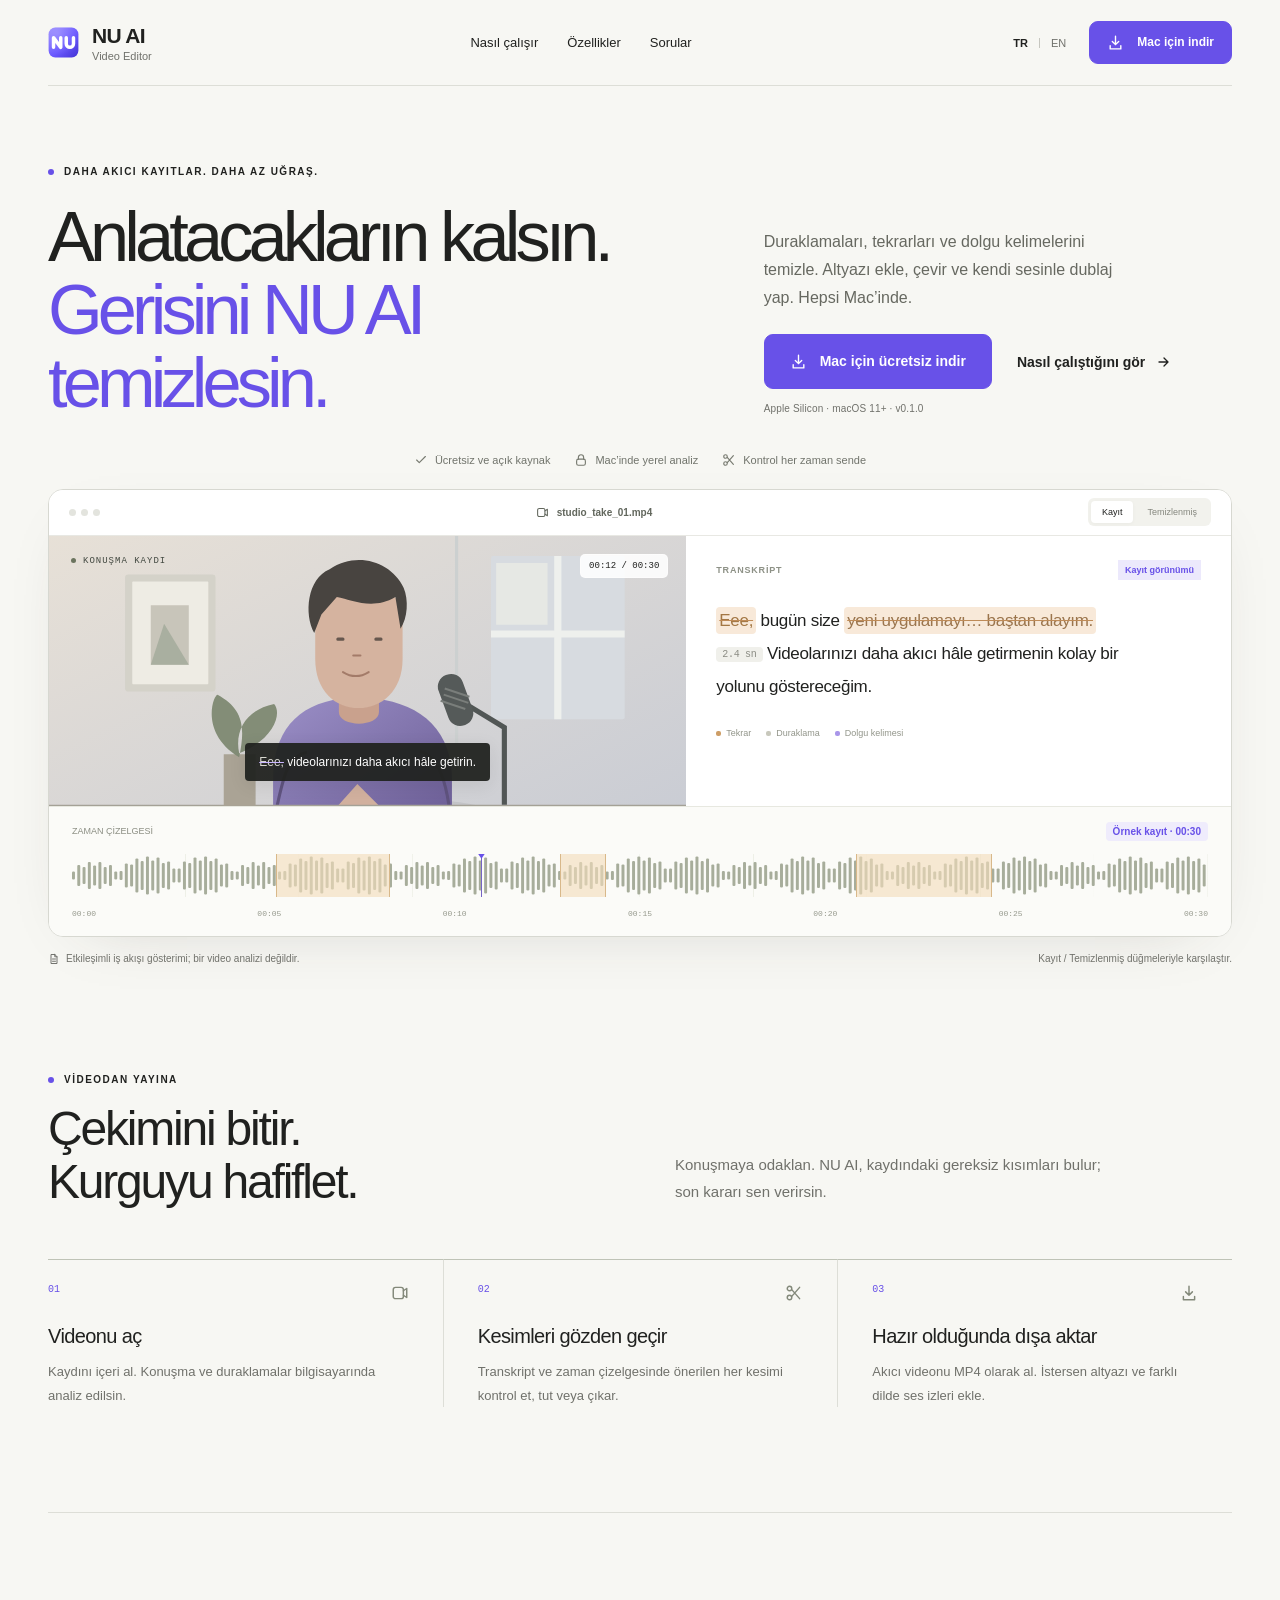
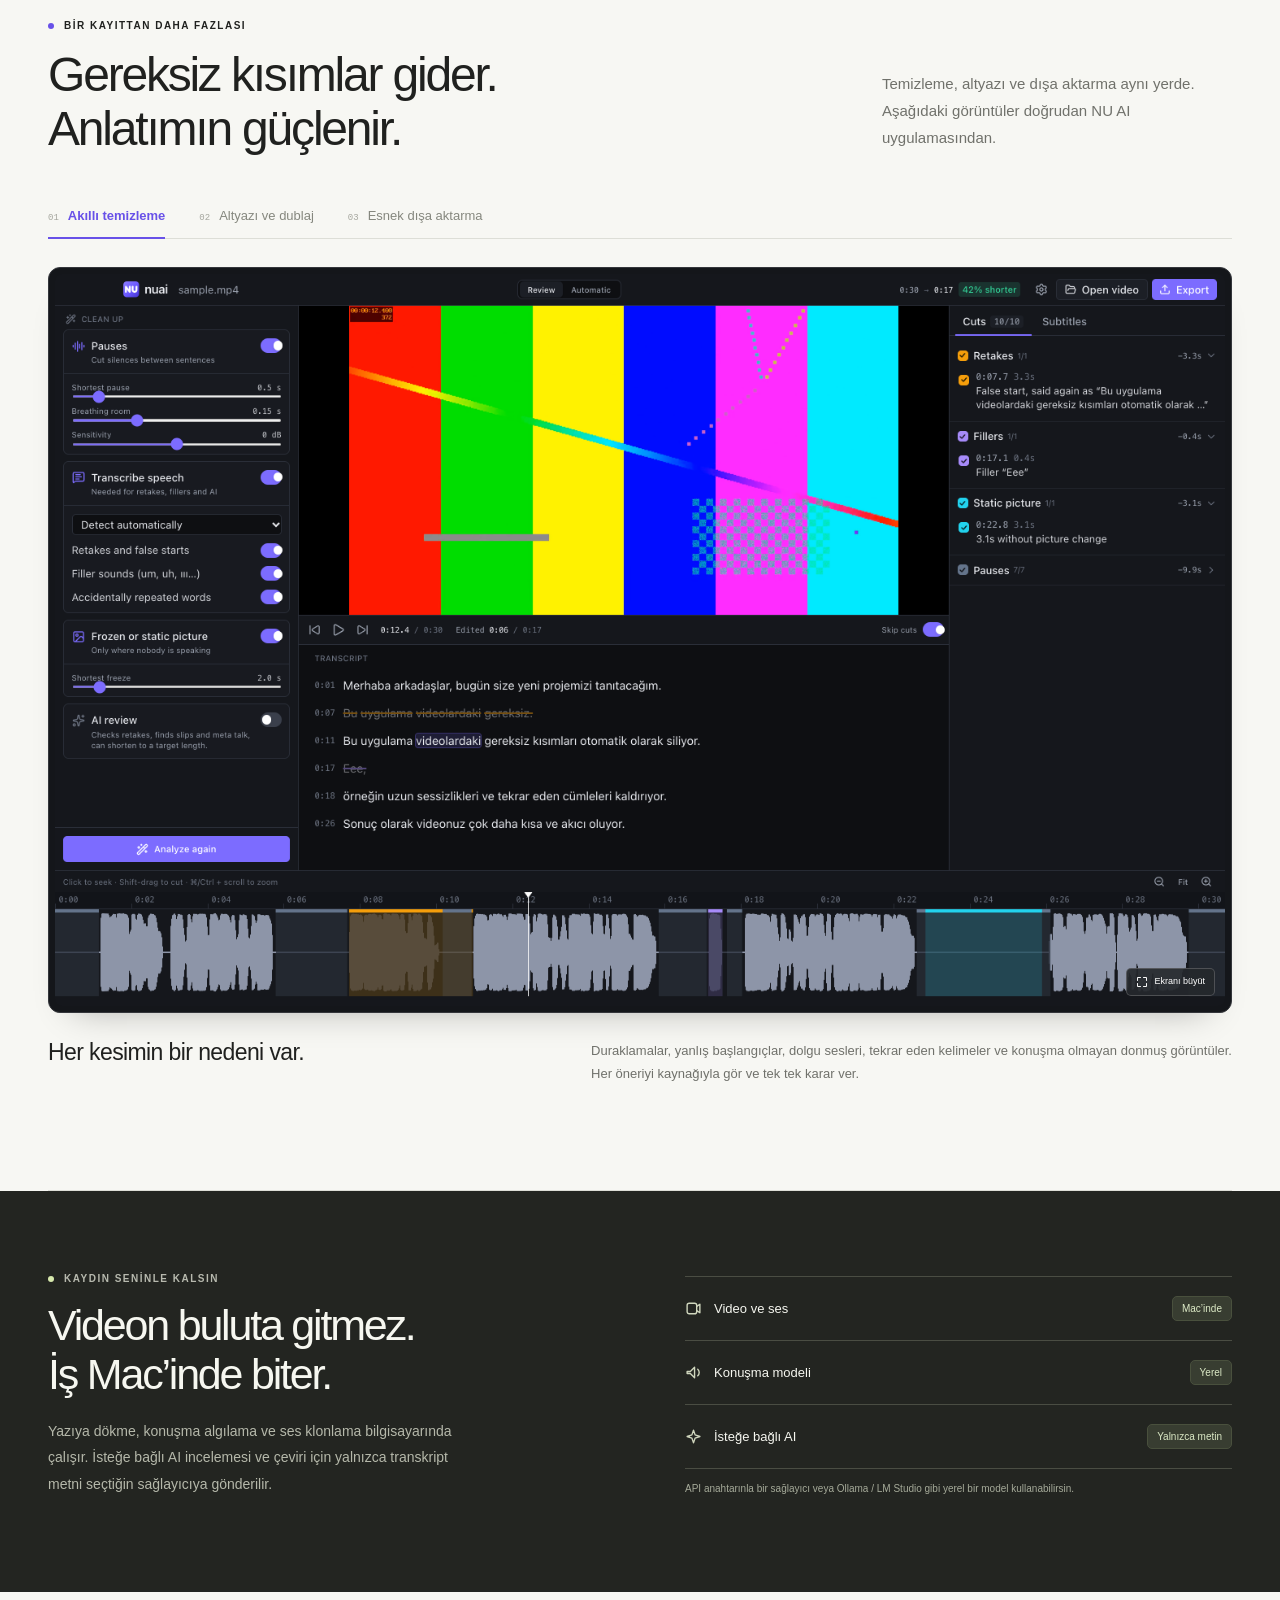
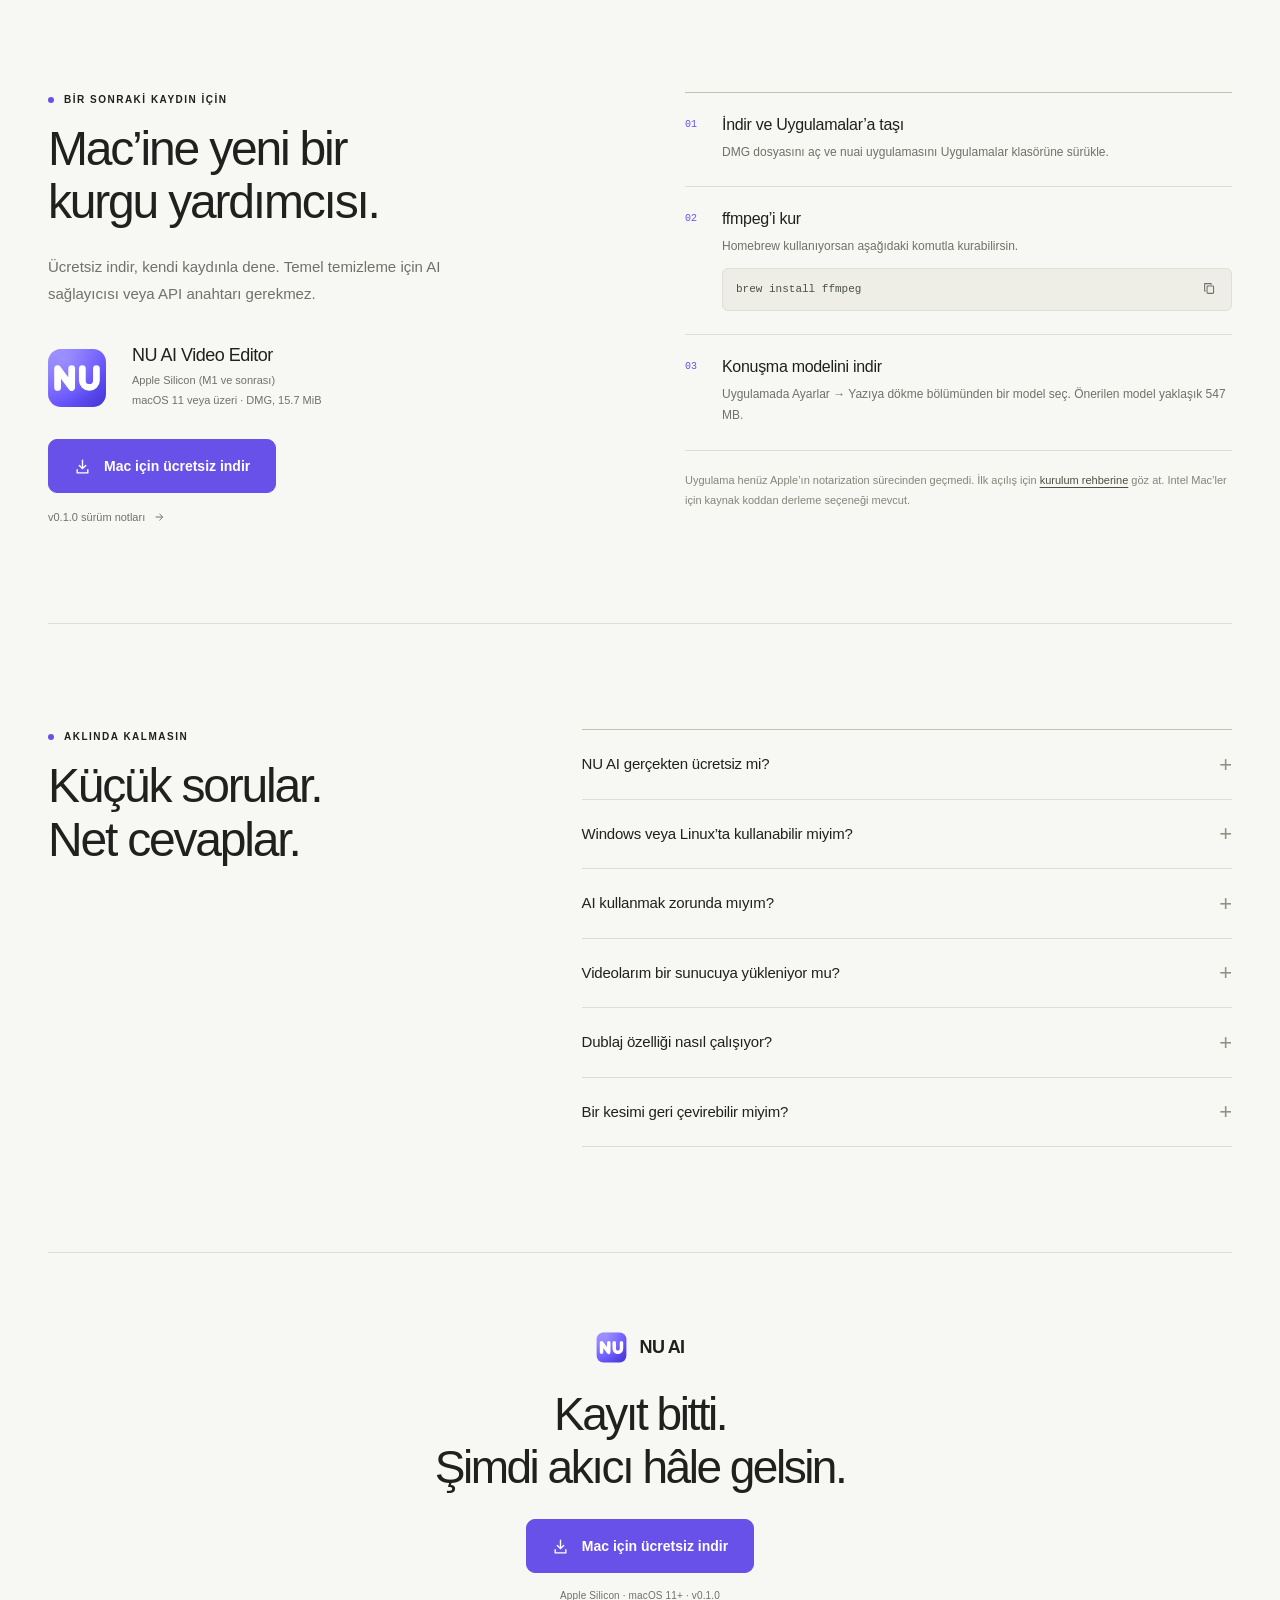
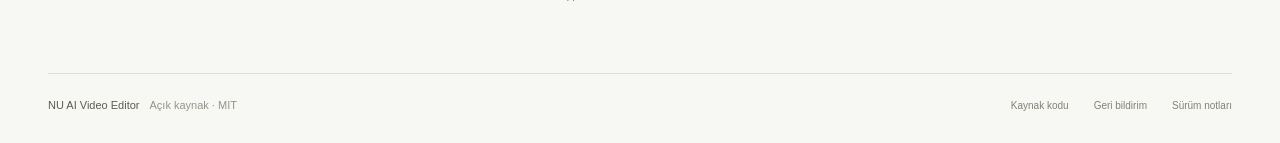
<file: website/index.html>
<!doctype html>
<html lang="tr">
<head>
<meta charset="utf-8">
<meta name="viewport" content="width=device-width, initial-scale=1">
<meta name="theme-color" content="#f7f7f3">
<title>NU AI Video Editor — Kayıtlarını temizle. Hikâyen kalsın.</title>
<meta name="description" content="Mac için ücretsiz, açık kaynak video editörü. Duraklamaları, tekrar çekimleri ve dolgu kelimelerini temizle; altyazı, çeviri ve beta dublaj ekle.">
<meta property="og:type" content="website">
<meta property="og:title" content="NU AI Video Editor — Kayıtlarını temizle. Hikâyen kalsın.">
<meta property="og:description" content="Mac için ücretsiz, açık kaynak video editörü. Duraklamaları, tekrar çekimleri ve dolgu kelimelerini temizle; altyazı, çeviri ve beta dublaj ekle.">
<meta property="og:locale" content="tr_TR">
<meta name="twitter:card" content="summary">
<link rel="icon" type="image/svg+xml" href="assets/logo.svg">
<link rel="stylesheet" href="styles.css">
<script src="script.js" defer></script>
</head>
<body>
<a class="skip" href="#main">İçeriğe geç</a>
<div class="wrap">
<header class="site-header">
<a class="brand" href="#main" aria-label="NU AI Video Editor"><img src="assets/logo.svg" alt="" width="37" height="37"><span>NU AI<small>Video Editor</small></span></a>
<nav class="nav" id="main-nav" aria-label="Ana menü"><a href="#how-it-works">Nasıl çalışır</a><a href="#features">Özellikler</a><a href="#faq">Sorular</a></nav>
<div class="header-actions">
<div class="lang-switch" aria-label="Sayfa dili"><a href="./" lang="tr" hreflang="tr" class="active" aria-current="page">TR</a><span aria-hidden="true"></span><a href="en/" lang="en" hreflang="en" class="" >EN</a></div>
<a class="button small" href="https://github.com/uceribasi/nuai-video-editor/releases/download/v0.1.0/nuai_0.1.0_aarch64.dmg" ><svg viewBox="0 0 16 16" fill="none" stroke="currentColor" stroke-width="1.3" stroke-linecap="round" stroke-linejoin="round" aria-hidden="true"><path d="M8 2v8m-3-3 3 3 3-3M3 11v3h10v-3"/></svg>Mac için indir</a>
<button class="menu-toggle" type="button" aria-label="Menüyü aç" aria-controls="main-nav" aria-expanded="false"><svg viewBox="0 0 16 16" fill="none" stroke="currentColor" stroke-width="1.3" stroke-linecap="round" stroke-linejoin="round" aria-hidden="true"><path d="M2 4h12M2 8h12M2 12h12"/></svg></button>
</div>
</header></div>
<main id="main"><div class="wrap">
<section class="hero" aria-labelledby="hero-title">
<div class="eyebrow"><span class="dot"></span>DAHA AKICI KAYITLAR. DAHA AZ UĞRAŞ.</div>
<div class="hero-copy">
<h1 id="hero-title">Anlatacakların kalsın.<br><em>Gerisini NU AI temizlesin.</em></h1>
<div class="hero-side"><p class="hero-description">Duraklamaları, tekrarları ve dolgu kelimelerini temizle. Altyazı ekle, çevir ve kendi sesinle dublaj yap. Hepsi Mac’inde.</p><div class="hero-actions"><a class="button" href="https://github.com/uceribasi/nuai-video-editor/releases/download/v0.1.0/nuai_0.1.0_aarch64.dmg" ><svg viewBox="0 0 16 16" fill="none" stroke="currentColor" stroke-width="1.3" stroke-linecap="round" stroke-linejoin="round" aria-hidden="true"><path d="M8 2v8m-3-3 3 3 3-3M3 11v3h10v-3"/></svg>Mac için ücretsiz indir</a><a class="text-link" href="#demo" data-show-demo>Nasıl çalıştığını gör<svg viewBox="0 0 16 16" fill="none" stroke="currentColor" stroke-width="1.3" stroke-linecap="round" stroke-linejoin="round" aria-hidden="true"><path d="M4 8h8M9 4l4 4-4 4"/></svg></a></div><p class="download-meta">Apple Silicon · macOS 11+ · v0.1.0</p></div>
</div>
<div class="hero-badges"><span><svg viewBox="0 0 16 16" fill="none" stroke="currentColor" stroke-width="1.3" stroke-linecap="round" stroke-linejoin="round" aria-hidden="true"><path d="m3 8 3 3 7-7"/></svg>Ücretsiz ve açık kaynak</span><span><svg viewBox="0 0 16 16" fill="none" stroke="currentColor" stroke-width="1.3" stroke-linecap="round" stroke-linejoin="round" aria-hidden="true"><rect x="3" y="7" width="10" height="7" rx="2"/><path d="M5 7V5a3 3 0 0 1 6 0v2"/></svg>Mac’inde yerel analiz</span><span><svg viewBox="0 0 16 16" fill="none" stroke="currentColor" stroke-width="1.3" stroke-linecap="round" stroke-linejoin="round" aria-hidden="true"><circle cx="4" cy="4" r="2"/><circle cx="4" cy="12" r="2"/><path d="m6 5 7 8M6 11l7-8"/></svg>Kontrol her zaman sende</span></div>
<div class="studio" id="demo">
<div class="studio-top"><div class="window-dots" aria-hidden="true"><i></i><i></i><i></i></div><span class="studio-file"><svg viewBox="0 0 16 16" fill="none" stroke="currentColor" stroke-width="1.3" stroke-linecap="round" stroke-linejoin="round" aria-hidden="true"><rect x="2" y="3" width="9" height="10" rx="2"/><path d="m11 6 3-2v8l-3-2"/></svg>studio_take_01.mp4</span><div class="studio-mode" role="group" aria-label="Örnek iş akışı"><button type="button" data-demo="before" aria-pressed="true">Kayıt</button><button type="button" data-demo="after" aria-pressed="false">Temizlenmiş</button></div></div>
<div class="studio-main">
<div class="scene">
<svg class="scene-art" viewBox="0 0 620 300" aria-hidden="true" preserveAspectRatio="xMidYMid slice">
<defs><linearGradient id="wall" x1="0" y1="0" x2="1" y2="1"><stop stop-color="#e8e1d7"/><stop offset="1" stop-color="#c9ccd4"/></linearGradient><linearGradient id="shirt" x1="0" y1="0" x2="1" y2="1"><stop stop-color="#9b8fc7"/><stop offset="1" stop-color="#6a5c94"/></linearGradient></defs>
<path fill="url(#wall)" d="M0 0h620v300H0z"/><rect x="395" y="0" width="3" height="250" fill="#ccd0d0"/><rect x="430" y="38" width="130" height="159" rx="2" fill="#d7dbe0"/><path d="M495 38v159m-65-83h130" stroke="#eef0ed" stroke-width="7"/><path d="M435 45h50v60h-50z" fill="#e6e8e4"/><rect x="74" y="56" width="88" height="114" rx="3" fill="#d4d2c9"/><rect x="81" y="63" width="74" height="100" rx="1" fill="#eeece4"/><path d="M99 144V86h37v58z" fill="#c8c5ba"/><path d="m99 144 13-40 24 40" fill="#a9afa0"/><ellipse cx="318" cy="289" rx="115" ry="16" fill="#656b6820"/>
<path d="M218 300v-45c0-52 30-79 83-79s91 26 91 79v45z" fill="url(#shirt)"/><path d="M282 166v24c0 15 39 15 39 0v-27z" fill="#c9a18d"/><path d="M259 97c0-40 85-42 85 0v41c0 31-20 48-43 48-23 0-42-17-42-48z" fill="#d5b39f"/><path d="M258 113c-10-18-7-53 15-62 27-18 60-7 72 18 5 12 4 29-3 40l-5-31c-22 13-42 3-57 0l-15 17z" fill="#484440"/><path d="M281 119h5m32 0h5" stroke="#66574e" stroke-width="3" stroke-linecap="round"/><path d="M296 135h7m-17 16c8 5 17 5 25 0" fill="none" stroke="#a37b69" stroke-width="2" stroke-linecap="round"/>
<path d="M219 295c8-37 11-62 32-66m140 66c-4-36-11-61-30-67" fill="none" stroke="#5f537e" stroke-width="3"/><path d="m265 299 35-39 39 39" fill="#d1b09e"/><path d="M0 280h620v20H0z" fill="#a4a196"/><path d="M170 281h31v-50h-31z" fill="#aaa395"/><path d="M185 234c-39-24-25-61-21-61 23 13 28 28 21 61M185 230c34-13 42-39 34-48-25 5-39 24-34 48" fill="#838d77"/><path d="M443 280v-75l-41-25" fill="none" stroke="#515655" stroke-width="5"/><rect x="383" y="152" width="25" height="52" rx="12" fill="#555a59" transform="rotate(-20 396 178)"/><path d="m384 173 24 8m-27-2 24 8m-20-20 24 8" stroke="#7a7e7b" stroke-width="2"/>
</svg><span class="scene-label"><i></i>KONUŞMA KAYDI</span><span class="scene-corner">00:12 / 00:30</span><div class="scene-caption"><span><del>Eee,</del> videolarınızı daha akıcı hâle getirin.</span></div></div>
<div class="transcript"><div class="transcript-head"><span>TRANSKRİPT</span><span id="demo-state">Kayıt görünümü</span></div><div class="transcript-content"><span class="word-cut">Eee,</span> bugün size <span class="word-retake">yeni uygulamayı… baştan alayım.</span> <span class="word-pause">2.4 sn</span> Videolarınızı daha akıcı hâle getirmenin kolay bir yolunu göstereceğim.</div><div class="transcript-legend"><span><i></i>Tekrar</span><span><i></i>Duraklama</span><span><i></i>Dolgu kelimesi</span></div></div>
</div>
<div class="timeline"><div class="timeline-meta"><span>ZAMAN ÇİZELGESİ</span><strong id="demo-result">Örnek kayıt · 00:30</strong></div><div class="waveform"><svg viewBox="0 0 1075 43" preserveAspectRatio="none" aria-hidden="true" id="wave-bars"></svg><span class="cut-zone one"></span><span class="cut-zone two"></span><span class="cut-zone three"></span><span class="playhead"></span></div><div class="timeline-ticks" aria-hidden="true"><span>00:00</span><span>00:05</span><span>00:10</span><span>00:15</span><span>00:20</span><span>00:25</span><span>00:30</span></div><div class="mobile-demo-controls studio-mode" role="group" aria-label="Örnek iş akışı"><button type="button" data-demo="before" aria-pressed="true">Kayıt</button><button type="button" data-demo="after" aria-pressed="false">Temizlenmiş</button></div></div>
</div>
<div class="demo-foot"><span><svg viewBox="0 0 16 16" fill="none" stroke="currentColor" stroke-width="1.3" stroke-linecap="round" stroke-linejoin="round" aria-hidden="true"><path d="M9 2H4v12h8V5L9 2Z"/><path d="M9 2v3h3M6 8h4M6 11h4"/></svg>Etkileşimli iş akışı gösterimi; bir video analizi değildir.</span><span>Kayıt / Temizlenmiş düğmeleriyle karşılaştır.</span></div>
</section>
<section class="section" id="how-it-works" aria-labelledby="flow-title"><div class="flow-intro"><div><div class="eyebrow"><span class="dot"></span>VİDEODAN YAYINA</div><h2 class="section-title" id="flow-title">Çekimini bitir.<br>Kurguyu hafiflet.</h2></div><p class="section-lead">Konuşmaya odaklan. NU AI, kaydındaki gereksiz kısımları bulur; son kararı sen verirsin.</p></div><div class="steps"><article class="step"><div class="step-number"><span>01</span><svg viewBox="0 0 16 16" fill="none" stroke="currentColor" stroke-width="1.3" stroke-linecap="round" stroke-linejoin="round" aria-hidden="true"><rect x="2" y="3" width="9" height="10" rx="2"/><path d="m11 6 3-2v8l-3-2"/></svg></div><h3>Videonu aç</h3><p>Kaydını içeri al. Konuşma ve duraklamalar bilgisayarında analiz edilsin.</p></article><article class="step"><div class="step-number"><span>02</span><svg viewBox="0 0 16 16" fill="none" stroke="currentColor" stroke-width="1.3" stroke-linecap="round" stroke-linejoin="round" aria-hidden="true"><circle cx="4" cy="4" r="2"/><circle cx="4" cy="12" r="2"/><path d="m6 5 7 8M6 11l7-8"/></svg></div><h3>Kesimleri gözden geçir</h3><p>Transkript ve zaman çizelgesinde önerilen her kesimi kontrol et, tut veya çıkar.</p></article><article class="step"><div class="step-number"><span>03</span><svg viewBox="0 0 16 16" fill="none" stroke="currentColor" stroke-width="1.3" stroke-linecap="round" stroke-linejoin="round" aria-hidden="true"><path d="M8 2v8m-3-3 3 3 3-3M3 11v3h10v-3"/></svg></div><h3>Hazır olduğunda dışa aktar</h3><p>Akıcı videonu MP4 olarak al. İstersen altyazı ve farklı dilde ses izleri ekle.</p></article></div></section>
<section class="section" id="features" aria-labelledby="features-title"><div class="product-heading"><div><div class="eyebrow"><span class="dot"></span>BİR KAYITTAN DAHA FAZLASI</div><h2 class="section-title" id="features-title">Gereksiz kısımlar gider.<br>Anlatımın güçlenir.</h2></div><p class="section-lead">Temizleme, altyazı ve dışa aktarma aynı yerde. Aşağıdaki görüntüler doğrudan NU AI uygulamasından.</p></div><div class="product-tabs" role="tablist" aria-label="Özellikler"><button id="gallery-tab-0" type="button" role="tab" aria-controls="gallery-panel" aria-selected="true" tabindex="0" data-gallery="0"><span class="num">01</span>Akıllı temizleme</button><button id="gallery-tab-1" type="button" role="tab" aria-controls="gallery-panel" aria-selected="false" tabindex="-1" data-gallery="1"><span class="num">02</span>Altyazı ve dublaj</button><button id="gallery-tab-2" type="button" role="tab" aria-controls="gallery-panel" aria-selected="false" tabindex="-1" data-gallery="2"><span class="num">03</span>Esnek dışa aktarma</button></div><div id="gallery-panel" role="tabpanel" aria-labelledby="gallery-tab-0"><button class="screen-frame" type="button" aria-label="Ekranı büyüt"><img id="product-screenshot" src="assets/review.png" alt="NU AI inceleme ekranı: transkript, kesim önerileri ve video zaman çizelgesi. Görüntüde test videosu kullanılıyor." width="2880" height="1800" loading="lazy"><span class="screen-expand"><svg viewBox="0 0 16 16" fill="none" stroke="currentColor" stroke-width="1.3" stroke-linecap="round" stroke-linejoin="round" aria-hidden="true"><path d="M2 6V2h4m4 0h4v4M2 10v4h4m4 0h4v-4"/></svg>Ekranı büyüt</span></button><div class="screen-note"><h3 id="gallery-title">Her kesimin bir nedeni var.</h3><p id="gallery-description">Duraklamalar, yanlış başlangıçlar, dolgu sesleri, tekrar eden kelimeler ve konuşma olmayan donmuş görüntüler. Her öneriyi kaynağıyla gör ve tek tek karar ver.</p></div></div></section>
</div>
<section class="privacy" aria-labelledby="privacy-title"><div class="wrap"><div><div class="eyebrow"><span class="dot"></span>KAYDIN SENİNLE KALSIN</div><h2 class="section-title" id="privacy-title">Videon buluta gitmez.<br>İş Mac’inde biter.</h2><p>Yazıya dökme, konuşma algılama ve ses klonlama bilgisayarında çalışır. İsteğe bağlı AI incelemesi ve çeviri için yalnızca transkript metni seçtiğin sağlayıcıya gönderilir.</p></div><div><div class="privacy-list"><div class="privacy-row"><span><svg viewBox="0 0 16 16" fill="none" stroke="currentColor" stroke-width="1.3" stroke-linecap="round" stroke-linejoin="round" aria-hidden="true"><rect x="2" y="3" width="9" height="10" rx="2"/><path d="m11 6 3-2v8l-3-2"/></svg>Video ve ses</span><strong>Mac’inde</strong></div><div class="privacy-row"><span><svg viewBox="0 0 16 16" fill="none" stroke="currentColor" stroke-width="1.3" stroke-linecap="round" stroke-linejoin="round" aria-hidden="true"><path d="M2 7v2h3l4 4V3L5 7H2ZM12 5a4 4 0 0 1 0 6"/></svg>Konuşma modeli</span><strong>Yerel</strong></div><div class="privacy-row"><span><svg viewBox="0 0 16 16" fill="none" stroke="currentColor" stroke-width="1.3" stroke-linecap="round" stroke-linejoin="round" aria-hidden="true"><path d="m8 2 1.5 4.5L14 8l-4.5 1.5L8 14 6.5 9.5 2 8l4.5-1.5L8 2Z"/></svg>İsteğe bağlı AI</span><strong>Yalnızca metin</strong></div></div><p class="privacy-foot">API anahtarınla bir sağlayıcı veya Ollama / LM Studio gibi yerel bir model kullanabilirsin.</p></div></div></section>
<div class="wrap">
<section class="download-section" id="download" aria-labelledby="download-title"><div class="download-layout"><div class="download-copy"><div class="eyebrow"><span class="dot"></span>BİR SONRAKİ KAYDIN İÇİN</div><h2 class="section-title" id="download-title">Mac’ine yeni bir<br>kurgu yardımcısı.</h2><p class="section-lead">Ücretsiz indir, kendi kaydınla dene. Temel temizleme için AI sağlayıcısı veya API anahtarı gerekmez.</p><div class="download-card"><img src="assets/logo.svg" alt="" width="72" height="72"><div><strong>NU AI Video Editor</strong><span>Apple Silicon (M1 ve sonrası)<br>macOS 11 veya üzeri · DMG, 15.7 MiB</span></div></div><a class="button" href="https://github.com/uceribasi/nuai-video-editor/releases/download/v0.1.0/nuai_0.1.0_aarch64.dmg" ><svg viewBox="0 0 16 16" fill="none" stroke="currentColor" stroke-width="1.3" stroke-linecap="round" stroke-linejoin="round" aria-hidden="true"><path d="M8 2v8m-3-3 3 3 3-3M3 11v3h10v-3"/></svg>Mac için ücretsiz indir</a><a class="release-link" href="https://github.com/uceribasi/nuai-video-editor/releases/tag/v0.1.0" target="_blank" rel="noopener noreferrer">v0.1.0 sürüm notları<svg viewBox="0 0 16 16" fill="none" stroke="currentColor" stroke-width="1.3" stroke-linecap="round" stroke-linejoin="round" aria-hidden="true"><path d="M4 8h8M9 4l4 4-4 4"/></svg></a></div><div><div class="install-steps"><article class="install-step"><span>01</span><div><h3>İndir ve Uygulamalar’a taşı</h3><p>DMG dosyasını aç ve nuai uygulamasını Uygulamalar klasörüne sürükle.</p></div></article><article class="install-step"><span>02</span><div><h3>ffmpeg’i kur</h3><p>Homebrew kullanıyorsan aşağıdaki komutla kurabilirsin.</p><div class="code-row"><code id="install-command">brew install ffmpeg</code><button class="copy-button" type="button" aria-label="Komutu kopyala"><svg viewBox="0 0 16 16" fill="none" stroke="currentColor" stroke-width="1.3" stroke-linecap="round" stroke-linejoin="round" aria-hidden="true"><rect x="5" y="5" width="8" height="9" rx="1"/><path d="M10 3V2H2v9h1"/></svg></button></div></div></article><article class="install-step"><span>03</span><div><h3>Konuşma modelini indir</h3><p>Uygulamada Ayarlar → Yazıya dökme bölümünden bir model seç. Önerilen model yaklaşık 547 MB.</p></div></article></div><p class="install-note">Uygulama henüz Apple’ın notarization sürecinden geçmedi. İlk açılış için <a href="https://github.com/uceribasi/nuai-video-editor#install" target="_blank" rel="noopener noreferrer">kurulum rehberine</a> göz at. Intel Mac’ler için kaynak koddan derleme seçeneği mevcut.</p></div></div></section>
<section class="section" id="faq" aria-labelledby="faq-title"><div class="faq-layout"><div><div class="eyebrow"><span class="dot"></span>AKLINDA KALMASIN</div><h2 class="section-title" id="faq-title">Küçük sorular.<br>Net cevaplar.</h2></div><div class="faq-list"><details class="faq-item"><summary>NU AI gerçekten ücretsiz mi?</summary><p>Evet. NU AI, MIT lisansıyla yayımlanan ücretsiz ve açık kaynak bir uygulama. Kendi API sağlayıcını kullanırsan sağlayıcının kullanım ücretleri ayrıca geçerli olabilir.</p></details><details class="faq-item"><summary>Windows veya Linux’ta kullanabilir miyim?</summary><p>Hazır indirme paketi şu anda Apple Silicon Mac’ler için. Windows ve Linux paketleri planlanıyor. Intel Mac’te uygulamayı kaynak koddan derleyebilirsin.</p></details><details class="faq-item"><summary>AI kullanmak zorunda mıyım?</summary><p>Hayır. Yerel yazıya dökme, duraklama algılama ve temel temizleme AI sağlayıcısı olmadan çalışır. AI incelemesi, hedef süreye kısaltma ve çeviri için seçtiğin sağlayıcı kullanılır.</p></details><details class="faq-item"><summary>Videolarım bir sunucuya yükleniyor mu?</summary><p>Ses ve video dosyaların yerel olarak işlenir. İsteğe bağlı bulut AI özelliklerini açtığında yalnızca transkript metni seçtiğin sağlayıcıya gider. Yerel bir model de kullanabilirsin.</p></details><details class="faq-item"><summary>Dublaj özelliği nasıl çalışıyor?</summary><p>Beta dublaj, videodaki konuşmacının sesinden bir referans alıp çevrilmiş altyazıları bu sesle okur; arka planı koruyarak bir ses izi oluşturur. İsteğe bağlı yerel ses motoru yaklaşık 4.5 GB indirme gerektirir. Yalnızca sana ait veya kullanma iznin olan sesleri klonlamalısın.</p></details><details class="faq-item"><summary>Bir kesimi geri çevirebilir miyim?</summary><p>Evet. İnceleme modunda önerilen kesimleri tek tek tutabilir veya kaldırabilirsin. Kendi kelime seçimlerinle de kesim yapabilir, sonucu dışa aktarmadan önce önizleyebilirsin.</p></details></div></div></section>
<section class="final-cta" aria-labelledby="final-title"><a class="brand" href="#main"><img src="assets/logo.svg" alt="" width="37" height="37">NU AI</a><h2 id="final-title">Kayıt bitti.<br>Şimdi akıcı hâle gelsin.</h2><a class="button" href="https://github.com/uceribasi/nuai-video-editor/releases/download/v0.1.0/nuai_0.1.0_aarch64.dmg" ><svg viewBox="0 0 16 16" fill="none" stroke="currentColor" stroke-width="1.3" stroke-linecap="round" stroke-linejoin="round" aria-hidden="true"><path d="M8 2v8m-3-3 3 3 3-3M3 11v3h10v-3"/></svg>Mac için ücretsiz indir</a><p class="download-meta">Apple Silicon · macOS 11+ · v0.1.0</p></section>
</div></main><div class="wrap">
<footer class="footer"><div class="footer-brand">NU AI Video Editor<span>Açık kaynak · MIT</span></div><div class="footer-links"><a href="https://github.com/uceribasi/nuai-video-editor" target="_blank" rel="noopener noreferrer">Kaynak kodu</a><a href="https://github.com/uceribasi/nuai-video-editor/issues" target="_blank" rel="noopener noreferrer">Geri bildirim</a><a href="https://github.com/uceribasi/nuai-video-editor/releases" target="_blank" rel="noopener noreferrer">Sürüm notları</a></div></footer>
</div>
<dialog class="lightbox" id="screenshot-dialog" aria-labelledby="lightbox-title"><button class="lightbox-close" type="button">Kapat ×</button><div class="lightbox-top"><span id="lightbox-title">Akıllı temizleme</span><span>NU AI Video Editor</span></div><img id="lightbox-image" src="assets/review.png" alt="NU AI inceleme ekranı: transkript, kesim önerileri ve video zaman çizelgesi. Görüntüde test videosu kullanılıyor." width="2880" height="1800"></dialog>
<div class="status-announcement" role="status" aria-live="polite" id="announcement"></div>
<script type="application/json" id="demo-copy">{"beforeState": "Kayıt görünümü", "afterState": "Kesimler atlandı", "beforeResult": "Örnek kayıt · 00:30", "afterResult": "Örnek sonuç · 00:17", "copied": "Komut kopyalandı.", "selectCommand": "Komutu seçip kopyalayabilirsin."}</script>
<script type="application/json" id="gallery-copy">[{"label": "Akıllı temizleme", "image": "assets/review.png", "title": "Her kesimin bir nedeni var.", "description": "Duraklamalar, yanlış başlangıçlar, dolgu sesleri, tekrar eden kelimeler ve konuşma olmayan donmuş görüntüler. Her öneriyi kaynağıyla gör ve tek tek karar ver.", "alt": "NU AI inceleme ekranı: transkript, kesim önerileri ve video zaman çizelgesi. Görüntüde test videosu kullanılıyor."}, {"label": "Altyazı ve dublaj", "image": "assets/subtitles.png", "title": "Aynı hikâye. Başka bir dil.", "description": "Kesimlerine uyan altyazılar oluştur, seçtiğin AI ile çevir. İsteğe bağlı yerel ses motoruyla konuşmacının kendi sesinde dublaj ekle. Ses klonlama ve dublaj beta aşamasında.", "alt": "NU AI altyazı ekranı: çevrilmiş İngilizce altyazılar ve beta dublaj seçenekleri."}, {"label": "Esnek dışa aktarma", "image": "assets/export.png", "title": "Sonraki adımına hazır.", "description": "Altyazıları görüntüye yaz, seçilebilir dil izleri olarak ekle veya SRT/VTT dosyası al. Dublajı asıl sesin yerine ya da ek bir ses izi olarak dışa aktar.", "alt": "NU AI dışa aktarma penceresi: video, altyazı ve dublaj ses izi ayarları."}]</script>
</body></html>
</file>
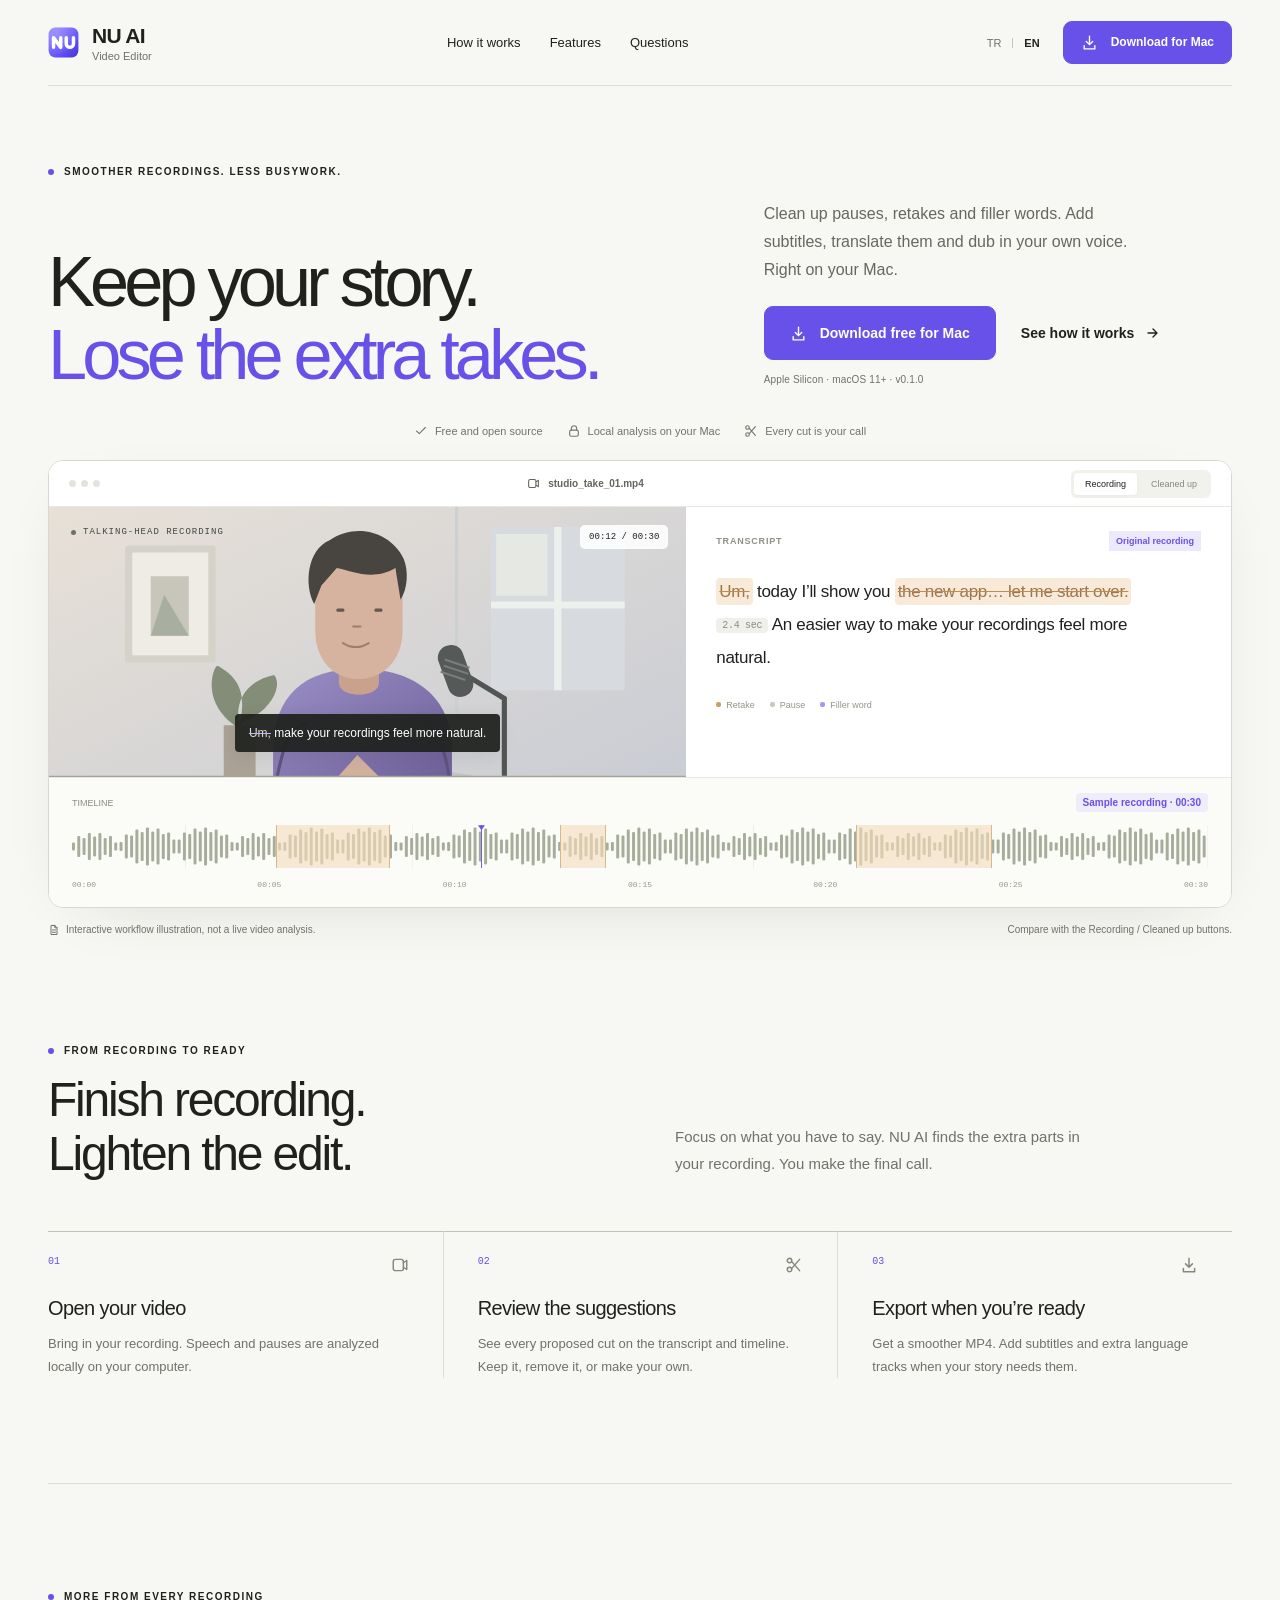
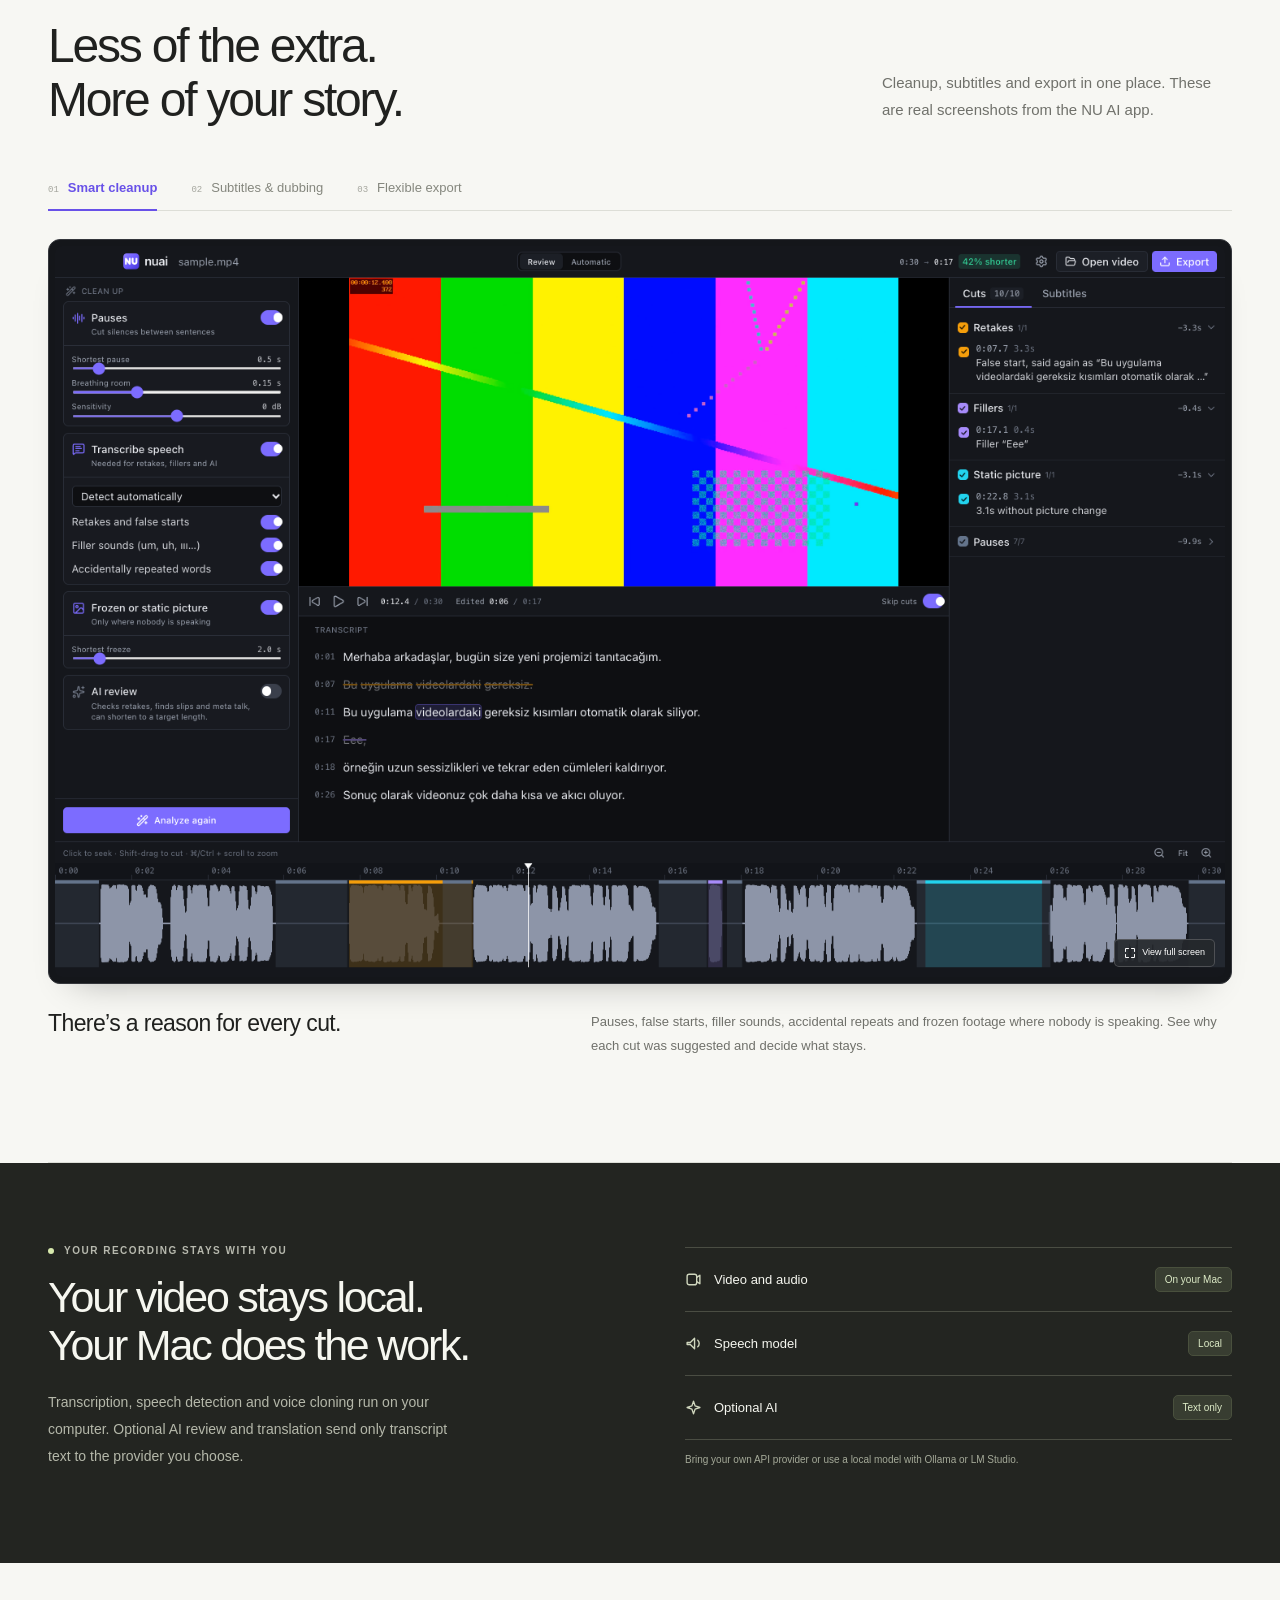
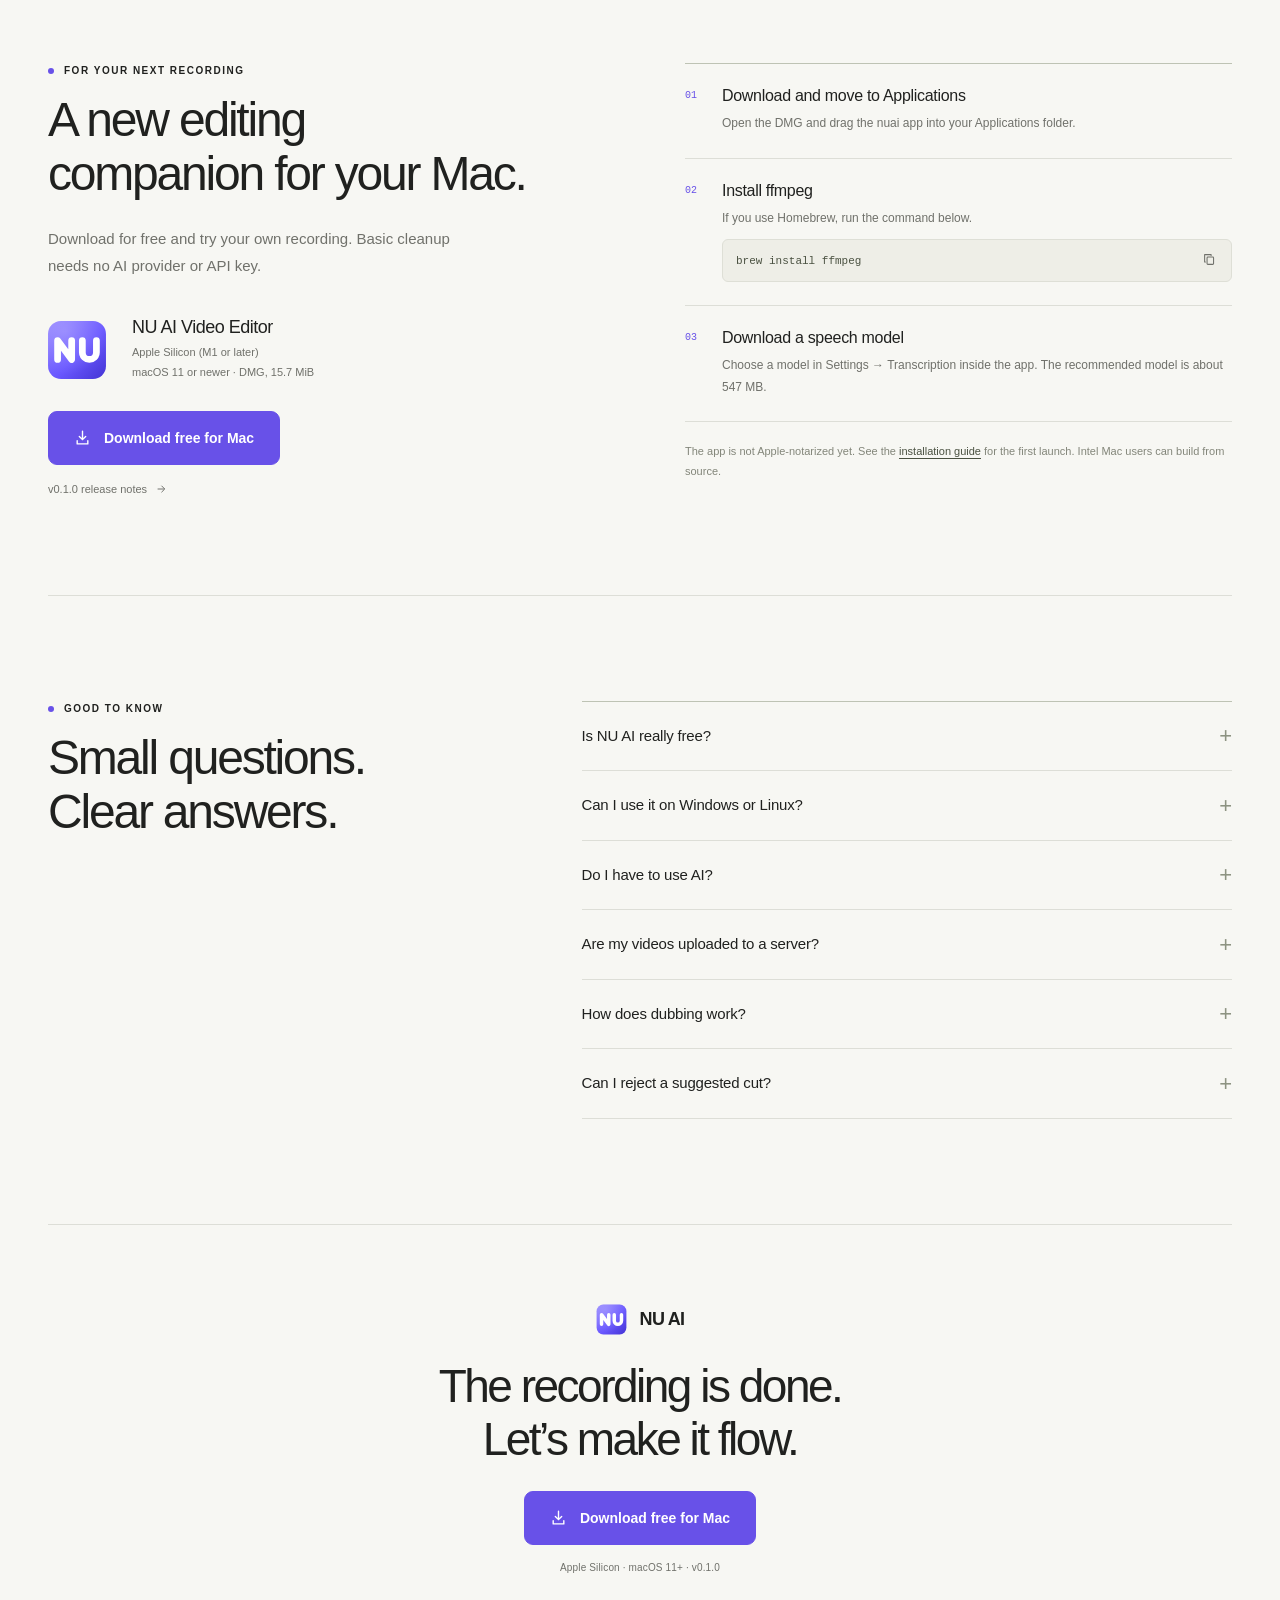
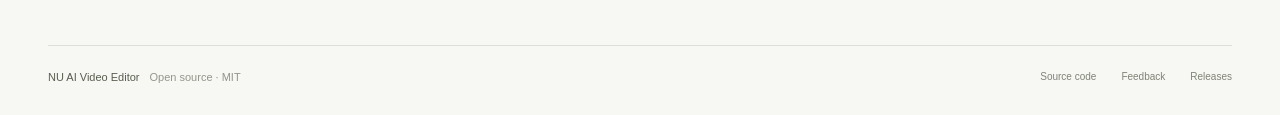
<file: website/en/index.html>
<!doctype html>
<html lang="en">
<head>
<meta charset="utf-8">
<meta name="viewport" content="width=device-width, initial-scale=1">
<meta name="theme-color" content="#f7f7f3">
<title>NU AI Video Editor — Keep your story. Lose the extra takes.</title>
<meta name="description" content="A free, open-source video editor for Mac. Remove pauses, retakes and filler words. Add translated subtitles and optional local voice dubbing.">
<meta property="og:type" content="website">
<meta property="og:title" content="NU AI Video Editor — Keep your story. Lose the extra takes.">
<meta property="og:description" content="A free, open-source video editor for Mac. Remove pauses, retakes and filler words. Add translated subtitles and optional local voice dubbing.">
<meta property="og:locale" content="en_US">
<meta name="twitter:card" content="summary">
<link rel="icon" type="image/svg+xml" href="../assets/logo.svg">
<link rel="stylesheet" href="../styles.css">
<script src="../script.js" defer></script>
</head>
<body>
<a class="skip" href="#main">Skip to content</a>
<div class="wrap">
<header class="site-header">
<a class="brand" href="#main" aria-label="NU AI Video Editor"><img src="../assets/logo.svg" alt="" width="37" height="37"><span>NU AI<small>Video Editor</small></span></a>
<nav class="nav" id="main-nav" aria-label="Main navigation"><a href="#how-it-works">How it works</a><a href="#features">Features</a><a href="#faq">Questions</a></nav>
<div class="header-actions">
<div class="lang-switch" aria-label="Page language"><a href="../" lang="tr" hreflang="tr" class="" >TR</a><span aria-hidden="true"></span><a href="./" lang="en" hreflang="en" class="active" aria-current="page">EN</a></div>
<a class="button small" href="https://github.com/uceribasi/nuai-video-editor/releases/download/v0.1.0/nuai_0.1.0_aarch64.dmg" ><svg viewBox="0 0 16 16" fill="none" stroke="currentColor" stroke-width="1.3" stroke-linecap="round" stroke-linejoin="round" aria-hidden="true"><path d="M8 2v8m-3-3 3 3 3-3M3 11v3h10v-3"/></svg>Download for Mac</a>
<button class="menu-toggle" type="button" aria-label="Open menu" aria-controls="main-nav" aria-expanded="false"><svg viewBox="0 0 16 16" fill="none" stroke="currentColor" stroke-width="1.3" stroke-linecap="round" stroke-linejoin="round" aria-hidden="true"><path d="M2 4h12M2 8h12M2 12h12"/></svg></button>
</div>
</header></div>
<main id="main"><div class="wrap">
<section class="hero" aria-labelledby="hero-title">
<div class="eyebrow"><span class="dot"></span>SMOOTHER RECORDINGS. LESS BUSYWORK.</div>
<div class="hero-copy">
<h1 id="hero-title">Keep your story.<br><em>Lose the extra takes.</em></h1>
<div class="hero-side"><p class="hero-description">Clean up pauses, retakes and filler words. Add subtitles, translate them and dub in your own voice. Right on your Mac.</p><div class="hero-actions"><a class="button" href="https://github.com/uceribasi/nuai-video-editor/releases/download/v0.1.0/nuai_0.1.0_aarch64.dmg" ><svg viewBox="0 0 16 16" fill="none" stroke="currentColor" stroke-width="1.3" stroke-linecap="round" stroke-linejoin="round" aria-hidden="true"><path d="M8 2v8m-3-3 3 3 3-3M3 11v3h10v-3"/></svg>Download free for Mac</a><a class="text-link" href="#demo" data-show-demo>See how it works<svg viewBox="0 0 16 16" fill="none" stroke="currentColor" stroke-width="1.3" stroke-linecap="round" stroke-linejoin="round" aria-hidden="true"><path d="M4 8h8M9 4l4 4-4 4"/></svg></a></div><p class="download-meta">Apple Silicon · macOS 11+ · v0.1.0</p></div>
</div>
<div class="hero-badges"><span><svg viewBox="0 0 16 16" fill="none" stroke="currentColor" stroke-width="1.3" stroke-linecap="round" stroke-linejoin="round" aria-hidden="true"><path d="m3 8 3 3 7-7"/></svg>Free and open source</span><span><svg viewBox="0 0 16 16" fill="none" stroke="currentColor" stroke-width="1.3" stroke-linecap="round" stroke-linejoin="round" aria-hidden="true"><rect x="3" y="7" width="10" height="7" rx="2"/><path d="M5 7V5a3 3 0 0 1 6 0v2"/></svg>Local analysis on your Mac</span><span><svg viewBox="0 0 16 16" fill="none" stroke="currentColor" stroke-width="1.3" stroke-linecap="round" stroke-linejoin="round" aria-hidden="true"><circle cx="4" cy="4" r="2"/><circle cx="4" cy="12" r="2"/><path d="m6 5 7 8M6 11l7-8"/></svg>Every cut is your call</span></div>
<div class="studio" id="demo">
<div class="studio-top"><div class="window-dots" aria-hidden="true"><i></i><i></i><i></i></div><span class="studio-file"><svg viewBox="0 0 16 16" fill="none" stroke="currentColor" stroke-width="1.3" stroke-linecap="round" stroke-linejoin="round" aria-hidden="true"><rect x="2" y="3" width="9" height="10" rx="2"/><path d="m11 6 3-2v8l-3-2"/></svg>studio_take_01.mp4</span><div class="studio-mode" role="group" aria-label="Workflow example"><button type="button" data-demo="before" aria-pressed="true">Recording</button><button type="button" data-demo="after" aria-pressed="false">Cleaned up</button></div></div>
<div class="studio-main">
<div class="scene">
<svg class="scene-art" viewBox="0 0 620 300" aria-hidden="true" preserveAspectRatio="xMidYMid slice">
<defs><linearGradient id="wall" x1="0" y1="0" x2="1" y2="1"><stop stop-color="#e8e1d7"/><stop offset="1" stop-color="#c9ccd4"/></linearGradient><linearGradient id="shirt" x1="0" y1="0" x2="1" y2="1"><stop stop-color="#9b8fc7"/><stop offset="1" stop-color="#6a5c94"/></linearGradient></defs>
<path fill="url(#wall)" d="M0 0h620v300H0z"/><rect x="395" y="0" width="3" height="250" fill="#ccd0d0"/><rect x="430" y="38" width="130" height="159" rx="2" fill="#d7dbe0"/><path d="M495 38v159m-65-83h130" stroke="#eef0ed" stroke-width="7"/><path d="M435 45h50v60h-50z" fill="#e6e8e4"/><rect x="74" y="56" width="88" height="114" rx="3" fill="#d4d2c9"/><rect x="81" y="63" width="74" height="100" rx="1" fill="#eeece4"/><path d="M99 144V86h37v58z" fill="#c8c5ba"/><path d="m99 144 13-40 24 40" fill="#a9afa0"/><ellipse cx="318" cy="289" rx="115" ry="16" fill="#656b6820"/>
<path d="M218 300v-45c0-52 30-79 83-79s91 26 91 79v45z" fill="url(#shirt)"/><path d="M282 166v24c0 15 39 15 39 0v-27z" fill="#c9a18d"/><path d="M259 97c0-40 85-42 85 0v41c0 31-20 48-43 48-23 0-42-17-42-48z" fill="#d5b39f"/><path d="M258 113c-10-18-7-53 15-62 27-18 60-7 72 18 5 12 4 29-3 40l-5-31c-22 13-42 3-57 0l-15 17z" fill="#484440"/><path d="M281 119h5m32 0h5" stroke="#66574e" stroke-width="3" stroke-linecap="round"/><path d="M296 135h7m-17 16c8 5 17 5 25 0" fill="none" stroke="#a37b69" stroke-width="2" stroke-linecap="round"/>
<path d="M219 295c8-37 11-62 32-66m140 66c-4-36-11-61-30-67" fill="none" stroke="#5f537e" stroke-width="3"/><path d="m265 299 35-39 39 39" fill="#d1b09e"/><path d="M0 280h620v20H0z" fill="#a4a196"/><path d="M170 281h31v-50h-31z" fill="#aaa395"/><path d="M185 234c-39-24-25-61-21-61 23 13 28 28 21 61M185 230c34-13 42-39 34-48-25 5-39 24-34 48" fill="#838d77"/><path d="M443 280v-75l-41-25" fill="none" stroke="#515655" stroke-width="5"/><rect x="383" y="152" width="25" height="52" rx="12" fill="#555a59" transform="rotate(-20 396 178)"/><path d="m384 173 24 8m-27-2 24 8m-20-20 24 8" stroke="#7a7e7b" stroke-width="2"/>
</svg><span class="scene-label"><i></i>TALKING-HEAD RECORDING</span><span class="scene-corner">00:12 / 00:30</span><div class="scene-caption"><span><del>Um,</del> make your recordings feel more natural.</span></div></div>
<div class="transcript"><div class="transcript-head"><span>TRANSCRIPT</span><span id="demo-state">Original recording</span></div><div class="transcript-content"><span class="word-cut">Um,</span> today I’ll show you <span class="word-retake">the new app… let me start over.</span> <span class="word-pause">2.4 sec</span> An easier way to make your recordings feel more natural.</div><div class="transcript-legend"><span><i></i>Retake</span><span><i></i>Pause</span><span><i></i>Filler word</span></div></div>
</div>
<div class="timeline"><div class="timeline-meta"><span>TIMELINE</span><strong id="demo-result">Sample recording · 00:30</strong></div><div class="waveform"><svg viewBox="0 0 1075 43" preserveAspectRatio="none" aria-hidden="true" id="wave-bars"></svg><span class="cut-zone one"></span><span class="cut-zone two"></span><span class="cut-zone three"></span><span class="playhead"></span></div><div class="timeline-ticks" aria-hidden="true"><span>00:00</span><span>00:05</span><span>00:10</span><span>00:15</span><span>00:20</span><span>00:25</span><span>00:30</span></div><div class="mobile-demo-controls studio-mode" role="group" aria-label="Workflow example"><button type="button" data-demo="before" aria-pressed="true">Recording</button><button type="button" data-demo="after" aria-pressed="false">Cleaned up</button></div></div>
</div>
<div class="demo-foot"><span><svg viewBox="0 0 16 16" fill="none" stroke="currentColor" stroke-width="1.3" stroke-linecap="round" stroke-linejoin="round" aria-hidden="true"><path d="M9 2H4v12h8V5L9 2Z"/><path d="M9 2v3h3M6 8h4M6 11h4"/></svg>Interactive workflow illustration, not a live video analysis.</span><span>Compare with the Recording / Cleaned up buttons.</span></div>
</section>
<section class="section" id="how-it-works" aria-labelledby="flow-title"><div class="flow-intro"><div><div class="eyebrow"><span class="dot"></span>FROM RECORDING TO READY</div><h2 class="section-title" id="flow-title">Finish recording.<br>Lighten the edit.</h2></div><p class="section-lead">Focus on what you have to say. NU AI finds the extra parts in your recording. You make the final call.</p></div><div class="steps"><article class="step"><div class="step-number"><span>01</span><svg viewBox="0 0 16 16" fill="none" stroke="currentColor" stroke-width="1.3" stroke-linecap="round" stroke-linejoin="round" aria-hidden="true"><rect x="2" y="3" width="9" height="10" rx="2"/><path d="m11 6 3-2v8l-3-2"/></svg></div><h3>Open your video</h3><p>Bring in your recording. Speech and pauses are analyzed locally on your computer.</p></article><article class="step"><div class="step-number"><span>02</span><svg viewBox="0 0 16 16" fill="none" stroke="currentColor" stroke-width="1.3" stroke-linecap="round" stroke-linejoin="round" aria-hidden="true"><circle cx="4" cy="4" r="2"/><circle cx="4" cy="12" r="2"/><path d="m6 5 7 8M6 11l7-8"/></svg></div><h3>Review the suggestions</h3><p>See every proposed cut on the transcript and timeline. Keep it, remove it, or make your own.</p></article><article class="step"><div class="step-number"><span>03</span><svg viewBox="0 0 16 16" fill="none" stroke="currentColor" stroke-width="1.3" stroke-linecap="round" stroke-linejoin="round" aria-hidden="true"><path d="M8 2v8m-3-3 3 3 3-3M3 11v3h10v-3"/></svg></div><h3>Export when you’re ready</h3><p>Get a smoother MP4. Add subtitles and extra language tracks when your story needs them.</p></article></div></section>
<section class="section" id="features" aria-labelledby="features-title"><div class="product-heading"><div><div class="eyebrow"><span class="dot"></span>MORE FROM EVERY RECORDING</div><h2 class="section-title" id="features-title">Less of the extra.<br>More of your story.</h2></div><p class="section-lead">Cleanup, subtitles and export in one place. These are real screenshots from the NU AI app.</p></div><div class="product-tabs" role="tablist" aria-label="Features"><button id="gallery-tab-0" type="button" role="tab" aria-controls="gallery-panel" aria-selected="true" tabindex="0" data-gallery="0"><span class="num">01</span>Smart cleanup</button><button id="gallery-tab-1" type="button" role="tab" aria-controls="gallery-panel" aria-selected="false" tabindex="-1" data-gallery="1"><span class="num">02</span>Subtitles &amp; dubbing</button><button id="gallery-tab-2" type="button" role="tab" aria-controls="gallery-panel" aria-selected="false" tabindex="-1" data-gallery="2"><span class="num">03</span>Flexible export</button></div><div id="gallery-panel" role="tabpanel" aria-labelledby="gallery-tab-0"><button class="screen-frame" type="button" aria-label="View full screen"><img id="product-screenshot" src="../assets/review.png" alt="NU AI review screen with a transcript, proposed cuts and video timeline. The screenshot uses a test video." width="2880" height="1800" loading="lazy"><span class="screen-expand"><svg viewBox="0 0 16 16" fill="none" stroke="currentColor" stroke-width="1.3" stroke-linecap="round" stroke-linejoin="round" aria-hidden="true"><path d="M2 6V2h4m4 0h4v4M2 10v4h4m4 0h4v-4"/></svg>View full screen</span></button><div class="screen-note"><h3 id="gallery-title">There’s a reason for every cut.</h3><p id="gallery-description">Pauses, false starts, filler sounds, accidental repeats and frozen footage where nobody is speaking. See why each cut was suggested and decide what stays.</p></div></div></section>
</div>
<section class="privacy" aria-labelledby="privacy-title"><div class="wrap"><div><div class="eyebrow"><span class="dot"></span>YOUR RECORDING STAYS WITH YOU</div><h2 class="section-title" id="privacy-title">Your video stays local.<br>Your Mac does the work.</h2><p>Transcription, speech detection and voice cloning run on your computer. Optional AI review and translation send only transcript text to the provider you choose.</p></div><div><div class="privacy-list"><div class="privacy-row"><span><svg viewBox="0 0 16 16" fill="none" stroke="currentColor" stroke-width="1.3" stroke-linecap="round" stroke-linejoin="round" aria-hidden="true"><rect x="2" y="3" width="9" height="10" rx="2"/><path d="m11 6 3-2v8l-3-2"/></svg>Video and audio</span><strong>On your Mac</strong></div><div class="privacy-row"><span><svg viewBox="0 0 16 16" fill="none" stroke="currentColor" stroke-width="1.3" stroke-linecap="round" stroke-linejoin="round" aria-hidden="true"><path d="M2 7v2h3l4 4V3L5 7H2ZM12 5a4 4 0 0 1 0 6"/></svg>Speech model</span><strong>Local</strong></div><div class="privacy-row"><span><svg viewBox="0 0 16 16" fill="none" stroke="currentColor" stroke-width="1.3" stroke-linecap="round" stroke-linejoin="round" aria-hidden="true"><path d="m8 2 1.5 4.5L14 8l-4.5 1.5L8 14 6.5 9.5 2 8l4.5-1.5L8 2Z"/></svg>Optional AI</span><strong>Text only</strong></div></div><p class="privacy-foot">Bring your own API provider or use a local model with Ollama or LM Studio.</p></div></div></section>
<div class="wrap">
<section class="download-section" id="download" aria-labelledby="download-title"><div class="download-layout"><div class="download-copy"><div class="eyebrow"><span class="dot"></span>FOR YOUR NEXT RECORDING</div><h2 class="section-title" id="download-title">A new editing<br>companion for your Mac.</h2><p class="section-lead">Download for free and try your own recording. Basic cleanup needs no AI provider or API key.</p><div class="download-card"><img src="../assets/logo.svg" alt="" width="72" height="72"><div><strong>NU AI Video Editor</strong><span>Apple Silicon (M1 or later)<br>macOS 11 or newer · DMG, 15.7 MiB</span></div></div><a class="button" href="https://github.com/uceribasi/nuai-video-editor/releases/download/v0.1.0/nuai_0.1.0_aarch64.dmg" ><svg viewBox="0 0 16 16" fill="none" stroke="currentColor" stroke-width="1.3" stroke-linecap="round" stroke-linejoin="round" aria-hidden="true"><path d="M8 2v8m-3-3 3 3 3-3M3 11v3h10v-3"/></svg>Download free for Mac</a><a class="release-link" href="https://github.com/uceribasi/nuai-video-editor/releases/tag/v0.1.0" target="_blank" rel="noopener noreferrer">v0.1.0 release notes<svg viewBox="0 0 16 16" fill="none" stroke="currentColor" stroke-width="1.3" stroke-linecap="round" stroke-linejoin="round" aria-hidden="true"><path d="M4 8h8M9 4l4 4-4 4"/></svg></a></div><div><div class="install-steps"><article class="install-step"><span>01</span><div><h3>Download and move to Applications</h3><p>Open the DMG and drag the nuai app into your Applications folder.</p></div></article><article class="install-step"><span>02</span><div><h3>Install ffmpeg</h3><p>If you use Homebrew, run the command below.</p><div class="code-row"><code id="install-command">brew install ffmpeg</code><button class="copy-button" type="button" aria-label="Copy command"><svg viewBox="0 0 16 16" fill="none" stroke="currentColor" stroke-width="1.3" stroke-linecap="round" stroke-linejoin="round" aria-hidden="true"><rect x="5" y="5" width="8" height="9" rx="1"/><path d="M10 3V2H2v9h1"/></svg></button></div></div></article><article class="install-step"><span>03</span><div><h3>Download a speech model</h3><p>Choose a model in Settings → Transcription inside the app. The recommended model is about 547 MB.</p></div></article></div><p class="install-note">The app is not Apple-notarized yet. See the <a href="https://github.com/uceribasi/nuai-video-editor#install" target="_blank" rel="noopener noreferrer">installation guide</a> for the first launch. Intel Mac users can build from source.</p></div></div></section>
<section class="section" id="faq" aria-labelledby="faq-title"><div class="faq-layout"><div><div class="eyebrow"><span class="dot"></span>GOOD TO KNOW</div><h2 class="section-title" id="faq-title">Small questions.<br>Clear answers.</h2></div><div class="faq-list"><details class="faq-item"><summary>Is NU AI really free?</summary><p>Yes. NU AI is free and open source under the MIT license. If you use your own API provider, that provider’s usage charges may apply separately.</p></details><details class="faq-item"><summary>Can I use it on Windows or Linux?</summary><p>The ready-to-install download is currently for Apple Silicon Macs. Windows and Linux packages are planned. Intel Mac users can build the app from source.</p></details><details class="faq-item"><summary>Do I have to use AI?</summary><p>No. Local transcription, pause detection and basic cleanup work without an AI provider. AI review, target-length shortening and translation use your chosen provider.</p></details><details class="faq-item"><summary>Are my videos uploaded to a server?</summary><p>Video and audio files are processed locally. If you enable optional cloud AI features, only transcript text is sent to your chosen provider. You can also use a local model.</p></details><details class="faq-item"><summary>How does dubbing work?</summary><p>Beta dubbing takes a voice reference from the speaker in your video and uses it to speak translated captions while preserving the background. The optional local voice engine requires about a 4.5 GB download. Only clone voices you own or have permission to use.</p></details><details class="faq-item"><summary>Can I reject a suggested cut?</summary><p>Yes. In Review mode you can keep or remove each suggested cut, select words to make your own cuts and preview the result before exporting.</p></details></div></div></section>
<section class="final-cta" aria-labelledby="final-title"><a class="brand" href="#main"><img src="../assets/logo.svg" alt="" width="37" height="37">NU AI</a><h2 id="final-title">The recording is done.<br>Let’s make it flow.</h2><a class="button" href="https://github.com/uceribasi/nuai-video-editor/releases/download/v0.1.0/nuai_0.1.0_aarch64.dmg" ><svg viewBox="0 0 16 16" fill="none" stroke="currentColor" stroke-width="1.3" stroke-linecap="round" stroke-linejoin="round" aria-hidden="true"><path d="M8 2v8m-3-3 3 3 3-3M3 11v3h10v-3"/></svg>Download free for Mac</a><p class="download-meta">Apple Silicon · macOS 11+ · v0.1.0</p></section>
</div></main><div class="wrap">
<footer class="footer"><div class="footer-brand">NU AI Video Editor<span>Open source · MIT</span></div><div class="footer-links"><a href="https://github.com/uceribasi/nuai-video-editor" target="_blank" rel="noopener noreferrer">Source code</a><a href="https://github.com/uceribasi/nuai-video-editor/issues" target="_blank" rel="noopener noreferrer">Feedback</a><a href="https://github.com/uceribasi/nuai-video-editor/releases" target="_blank" rel="noopener noreferrer">Releases</a></div></footer>
</div>
<dialog class="lightbox" id="screenshot-dialog" aria-labelledby="lightbox-title"><button class="lightbox-close" type="button">Close ×</button><div class="lightbox-top"><span id="lightbox-title">Smart cleanup</span><span>NU AI Video Editor</span></div><img id="lightbox-image" src="../assets/review.png" alt="NU AI review screen with a transcript, proposed cuts and video timeline. The screenshot uses a test video." width="2880" height="1800"></dialog>
<div class="status-announcement" role="status" aria-live="polite" id="announcement"></div>
<script type="application/json" id="demo-copy">{"beforeState": "Original recording", "afterState": "Cuts skipped", "beforeResult": "Sample recording · 00:30", "afterResult": "Sample result · 00:17", "copied": "Command copied.", "selectCommand": "Select the command to copy it."}</script>
<script type="application/json" id="gallery-copy">[{"label": "Smart cleanup", "image": "../assets/review.png", "title": "There’s a reason for every cut.", "description": "Pauses, false starts, filler sounds, accidental repeats and frozen footage where nobody is speaking. See why each cut was suggested and decide what stays.", "alt": "NU AI review screen with a transcript, proposed cuts and video timeline. The screenshot uses a test video."}, {"label": "Subtitles & dubbing", "image": "../assets/subtitles.png", "title": "Same story. Another language.", "description": "Create subtitles that follow your cuts and translate them with your chosen AI. The optional local voice engine can dub in the speaker’s voice. Voice cloning and dubbing are in beta.", "alt": "NU AI subtitles screen showing translated English captions and beta dubbing controls."}, {"label": "Flexible export", "image": "../assets/export.png", "title": "Ready for your next step.", "description": "Burn captions into the picture, add selectable subtitle tracks or export SRT/VTT files. Export a dub in place of the original audio or as an additional audio track.", "alt": "NU AI export dialog showing video, subtitle and dubbed audio options."}]</script>
</body></html>
</file>
<file: website/styles.css>
@charset "UTF-8";
:root{--paper:#f7f7f3;--ink:#20211f;--muted:#70716b;--line:#ddded7;--purple:#6851e8;--purple-dark:#513bcc;--lavender:#ece9fc;--lime:#e4f3bb;--white:#fff;--radius:22px;--font:Arial,Helvetica,sans-serif}
*{box-sizing:border-box}html{scroll-behavior:smooth;scroll-padding-top:100px}body{margin:0;background:var(--paper);color:var(--ink);font-family:var(--font);-webkit-font-smoothing:antialiased}a{color:inherit;text-decoration:none}button,input{font:inherit}button,a{-webkit-tap-highlight-color:transparent}button{cursor:pointer}img{max-width:100%;display:block}button:focus-visible,a:focus-visible,summary:focus-visible{outline:3px solid var(--purple);outline-offset:5px}::selection{background:#d9d0ff}button{color:inherit}.wrap{width:min(1240px,calc(100% - 96px));margin:auto}.skip{position:fixed;top:-80px;left:20px;z-index:100;background:var(--ink);color:white;padding:15px}.skip:focus{top:15px}.site-header{height:86px;display:flex;align-items:center;justify-content:space-between;border-bottom:1px solid var(--line);gap:24px}.brand{display:flex;align-items:center;gap:10px;font-size:21px;font-weight:750;letter-spacing:-.7px}.brand img{width:37px;height:37px;margin-left:-3px}.brand span small{font-size:11px;font-weight:400;letter-spacing:0;display:block;color:var(--muted);margin-top:2px}.nav{display:flex;align-items:center;gap:29px;font-size:13px}.nav>a:hover{color:var(--purple)}.header-actions{display:flex;align-items:center;gap:20px}.lang-switch{display:flex;gap:8px;font-size:11px;align-items:center}.lang-switch a{padding:6px 3px;color:var(--muted)}.lang-switch .active{color:var(--ink);font-weight:700}.lang-switch span{width:1px;height:10px;background:#c6c6bf}.button{display:inline-flex;align-items:center;justify-content:center;gap:13px;padding:17px 25px;border-radius:9px;background:var(--purple);color:white;border:1px solid var(--purple);font-size:14px;font-weight:600;line-height:1.3;transition:background .18s,transform .18s;white-space:nowrap}.button:hover{background:var(--purple-dark);transform:translateY(-2px)}.button svg{width:17px;height:17px;flex-shrink:0}.button.small{font-size:12px;padding:12px 17px}.button.secondary{background:transparent;border-color:#d4d5ce;color:var(--ink)}.button.secondary:hover{background:white}.text-link{display:inline-flex;gap:10px;align-items:center;font-size:14px;font-weight:600}.text-link:hover{color:var(--purple)}.text-link svg{width:16px;height:16px}.menu-toggle{display:none;background:none;border:0;padding:9px}.menu-toggle svg{width:22px;height:22px}.hero{padding:78px 0 0;position:relative}.eyebrow{display:flex;gap:10px;align-items:center;font-size:10px;line-height:1.6;font-weight:700;letter-spacing:1.5px;text-transform:uppercase}.eyebrow .dot{width:6px;height:6px;border-radius:50%;background:var(--purple)}.hero-copy{display:grid;grid-template-columns:1.4fr 1fr;align-items:end;gap:60px;margin-top:20px}.hero h1{font-size:clamp(50px,5.5vw,78px);font-weight:500;line-height:1.04;letter-spacing:-4.9px;margin:0}.hero h1 em{font-style:normal;color:var(--purple)}.hero-description{font-size:16px;line-height:1.75;color:#666860;max-width:380px;margin:0 0 22px}.hero-actions{display:flex;gap:25px;align-items:center;flex-wrap:wrap}.download-meta{font-size:10px;letter-spacing:.15px;color:var(--muted);margin:14px 0 2px}.hero-side{padding-bottom:4px}.hero-badges{display:flex;align-items:center;gap:24px;justify-content:center;margin:33px 0 22px;font-size:11px;color:#71746c}.hero-badges span{display:flex;align-items:center;gap:7px}.hero-badges svg{width:14px;height:14px;color:#777a70}.studio{background:#fff;border:1px solid #d7d8d1;border-radius:15px;box-shadow:0 18px 65px -40px #36312d40;overflow:hidden}.studio-top{height:46px;display:flex;align-items:center;justify-content:space-between;gap:15px;padding:0 20px;background:#fff;border-bottom:1px solid #e8e8e3;font-size:10px;color:#92958c}.window-dots{display:flex;gap:5px}.window-dots i{width:7px;height:7px;border-radius:50%;background:#e3e4de}.studio-file{display:flex;gap:8px;align-items:center;color:#62675d;font-weight:600}.studio-file svg{width:13px;height:13px}.studio-mode{display:flex;gap:3px;padding:3px;background:#f2f2ed;border-radius:6px}.studio-mode button{border:0;background:none;padding:6px 11px;font-size:9px;border-radius:4px;color:#85877e}.studio-mode button[aria-pressed=true]{background:white;color:var(--ink);box-shadow:0 1px 4px #00000009}.studio-main{display:grid;grid-template-columns:1.17fr 1fr;min-height:270px}.scene{background:#e4e5e4;position:relative;overflow:hidden;min-height:270px}.scene:before{content:"";position:absolute;inset:0;background:radial-gradient(ellipse at 22% 30%,#f1e9e0,transparent 65%),linear-gradient(120deg,#d4d6e2,#afb4ba);opacity:.65}.scene-label{position:absolute;z-index:1;top:20px;left:22px;font-family:monospace;font-size:9px;letter-spacing:1px;color:#424840;display:flex;gap:7px;align-items:center}.scene-label i{height:5px;width:5px;border-radius:50%;background:#6b745e}.scene-art{position:absolute;inset:0;width:100%;height:100%}.scene-caption{position:absolute;bottom:25px;left:20px;right:20px;display:flex;justify-content:center;align-items:center;gap:8px}.scene-caption span{background:#20231ff0;color:white;box-shadow:0 4px 18px #00000015;border-radius:4px;padding:10px 14px;font-size:12px;font-weight:500;text-align:center;line-height:1.5}.scene-caption del{color:#dbdbd2;text-decoration:line-through;text-decoration-color:#c9b5ff}.scene-corner{position:absolute;right:18px;top:18px;background:#ffffffe0;padding:6px 8px;border:1px solid #ffffff70;border-radius:5px;font:9px monospace}.transcript{padding:24px 30px}.transcript-head{display:flex;justify-content:space-between;align-items:center;font-size:9px;letter-spacing:.8px;font-weight:700;color:#8d9186;text-transform:uppercase}.transcript-head span:last-child{background:var(--lavender);color:var(--purple);padding:5px 7px;letter-spacing:0;text-transform:none}.transcript-content{margin-top:24px;font-size:17px;line-height:1.95;letter-spacing:-.3px;max-width:430px}.word-cut{background:#f8e9d9;color:#a37744;border-radius:4px;padding:4px 3px;transition:all .3s;text-decoration:line-through;text-decoration-color:#bf8b57}.word-retake{background:#f8e9d9;color:#9b754d;border-radius:4px;padding:4px 3px;transition:all .3s;text-decoration:line-through;text-decoration-color:#bf8b57}.word-pause{display:inline-block;color:#8a8b83;background:#f0f0eb;border-radius:4px;font:10px monospace;padding:2px 6px;vertical-align:middle}.studio.clean .word-cut,.studio.clean .word-retake,.studio.clean .word-pause{display:none}.studio.clean .scene-caption del{display:none}.transcript-legend{display:flex;gap:15px;flex-wrap:wrap;color:#92958a;font-size:9px;margin-top:25px}.transcript-legend span{display:flex;align-items:center;gap:5px}.transcript-legend i{width:5px;height:5px;background:#cd9d66;border-radius:2px}.transcript-legend span:nth-child(2) i{background:#c8c8bc}.transcript-legend span:nth-child(3) i{background:#a996e9}.timeline{padding:15px 23px 18px;border-top:1px solid #e7e8e0;background:#fbfbf8}.timeline-meta{display:flex;justify-content:space-between;align-items:center;font-size:9px;color:#8a8d82}.timeline-meta strong{font-size:10px;color:var(--purple);font-weight:600;background:#efecfc;padding:4px 7px;border-radius:4px}.waveform{position:relative;margin:13px 0 12px;height:43px;overflow:hidden;background:repeating-linear-gradient(90deg,transparent,transparent calc(10% - 1px),#eceee5 10%)}.waveform svg{width:100%;height:100%}.waveform .cut-zone{position:absolute;top:0;bottom:0;background:#f4ddbb9e;border-inline:1px solid #d8b88a;transition:opacity .3s}.cut-zone.one{left:18%;width:10%}.cut-zone.two{left:43%;width:4%}.cut-zone.three{left:69%;width:12%}.studio.clean .cut-zone{opacity:.13}.playhead{position:absolute;top:0;bottom:0;left:36%;width:1px;background:#7564c5}.playhead:before{content:"";position:absolute;top:0;left:-3px;width:7px;height:5px;background:var(--purple);clip-path:polygon(0 0,100% 0,50% 100%)}.timeline-ticks{display:flex;justify-content:space-between;font:8px monospace;color:#979a8e}.demo-foot{display:flex;justify-content:space-between;gap:15px;align-items:center;margin:14px 0 0;font-size:10px;color:var(--muted);line-height:1.6}.demo-foot>span:first-child{display:flex;align-items:center;gap:6px}.demo-foot svg{width:12px;height:12px}.section{padding:105px 0;border-bottom:1px solid var(--line)}.section-title{font-size:clamp(32px,4vw,48px);font-weight:500;line-height:1.12;letter-spacing:-2.2px;margin:14px 0 20px}.section-lead{font-size:15px;line-height:1.8;color:var(--muted);max-width:430px;margin:0}.flow-intro{display:grid;grid-template-columns:1fr 1fr;gap:70px;align-items:end;margin-bottom:50px}.flow-intro .section-title{margin-bottom:0}.flow-intro .section-lead{margin-bottom:4px}.steps{display:grid;grid-template-columns:repeat(3,1fr);gap:0}.step{border-top:1px solid #bfc3b6;padding:24px 34px 0 0}.step+.step{padding-left:34px;border-left:1px solid var(--line)}.step-number{font:10px monospace;color:var(--purple);display:flex;justify-content:space-between}.step-number svg{width:18px;height:18px;color:#83897a}.step h3{font-size:20px;letter-spacing:-.6px;font-weight:500;margin:23px 0 12px}.step p{font-size:13px;line-height:1.8;color:var(--muted);margin:0}.product-heading{display:flex;justify-content:space-between;align-items:end;gap:50px}.product-heading .section-title{max-width:580px;margin-bottom:0}.product-heading .section-lead{max-width:350px;margin-bottom:4px}.product-tabs{margin:38px 0 28px;display:flex;border-bottom:1px solid var(--line);gap:34px}.product-tabs button{border:0;border-bottom:2px solid transparent;position:relative;bottom:-1px;padding:14px 0;font-size:13px;color:#85877e;background:transparent}.product-tabs button[aria-selected=true]{color:var(--purple);border-color:var(--purple);font-weight:600}.product-tabs button .num{font:9px monospace;margin-right:9px;color:#a5a69e}.screen-frame{border-radius:12px;background:#14161a;padding:6px;border:1px solid #34363b;overflow:hidden;box-shadow:0 20px 35px -25px #0005;position:relative;cursor:zoom-in;display:block;width:100%}.screen-frame img{width:100%;height:auto;border-radius:7px}.screen-expand{position:absolute;bottom:16px;right:16px;background:#25292deb;color:white;border:1px solid #ffffff30;display:flex;gap:6px;padding:7px 9px;border-radius:5px;font-size:9px}.screen-expand svg{width:12px;height:12px}.screen-note{display:grid;grid-template-columns:1fr 1.3fr;gap:50px;margin-top:26px}.screen-note h3{font-weight:500;letter-spacing:-.6px;font-size:23px;margin:0}.screen-note p{font-size:13px;line-height:1.8;color:var(--muted);margin:0}.privacy{background:#232521;color:#f6f7f0;margin:0;padding:80px 0;position:relative;overflow:hidden}.privacy .wrap{display:grid;grid-template-columns:1fr 1fr;gap:90px;align-items:center}.privacy .eyebrow{color:#b7b9ae}.privacy .eyebrow .dot{background:#d7e9ad}.privacy .section-title{font-size:43px;max-width:460px}.privacy p{font-size:14px;line-height:1.9;color:#b5b8aa;max-width:420px}.privacy-list{border-top:1px solid #4a4d43}.privacy-row{display:flex;align-items:center;justify-content:space-between;gap:20px;padding:19px 0;border-bottom:1px solid #4a4d43;font-size:13px}.privacy-row>span{display:flex;align-items:center;gap:12px}.privacy-row svg{width:17px;height:17px;color:#d0d7be}.privacy-row strong{font-size:10px;color:#dceac6;background:#383d31;border:1px solid #49503d;border-radius:5px;padding:6px 9px;font-weight:500}.privacy-foot{font-size:10px!important;color:#a5aa99!important;max-width:none!important}.download-section{padding:100px 0;border-bottom:1px solid var(--line)}.download-layout{display:grid;grid-template-columns:1fr 1fr;gap:90px;align-items:start}.download-copy .section-title{margin-bottom:24px}.download-card{display:flex;gap:19px;align-items:center;margin:35px 0 25px}.download-card img{width:72px;height:72px;margin-left:-7px}.download-card strong{display:block;font-size:18px;font-weight:500;letter-spacing:-.5px}.download-card span{display:block;font-size:11px;color:var(--muted);line-height:1.8;margin-top:5px}.release-link{margin-top:18px;font-size:11px;color:var(--muted);display:flex;gap:8px;align-items:center}.release-link svg{width:12px;height:12px}.release-link:hover{color:var(--purple)}.install-steps{border-top:1px solid #bec3b4}.install-step{display:grid;grid-template-columns:22px 1fr;gap:15px;padding:23px 0;border-bottom:1px solid var(--line)}.install-step>span{font:10px monospace;color:var(--purple);margin-top:3px}.install-step h3{font-weight:500;font-size:16px;margin:0 0 8px;letter-spacing:-.3px}.install-step p{color:var(--muted);font-size:12px;line-height:1.8;margin:0}.code-row{display:flex;align-items:center;justify-content:space-between;background:#eeeee7;border:1px solid #dedfd6;border-radius:6px;padding:11px 13px;margin-top:10px;gap:10px}.code-row code{font-size:11px;color:#4a5141}.copy-button{border:0;background:transparent;padding:2px;font-size:10px;color:var(--muted)}.copy-button svg{width:13px;height:13px}.install-note{font-size:11px;line-height:1.8;color:#83867a;margin:20px 0 0}.install-note a{color:#4a5141;text-decoration:underline;text-underline-offset:3px}.faq-layout{display:grid;grid-template-columns:1fr 1.5fr;gap:100px}.faq-layout .section-title{max-width:330px}.faq-list{border-top:1px solid #bec3b4}.faq-item{border-bottom:1px solid var(--line)}.faq-item summary{display:flex;justify-content:space-between;gap:25px;align-items:center;cursor:pointer;list-style:none;font-size:15px;line-height:1.5;padding:23px 0;letter-spacing:-.2px}.faq-item summary::-webkit-details-marker{display:none}.faq-item summary:after{content:"+";font-size:22px;font-weight:300;color:#8d9382;line-height:1}.faq-item[open] summary:after{content:"−"}.faq-item p{color:var(--muted);font-size:13px;line-height:1.85;padding:0 30px 23px 0;margin:0}.faq-item a{text-decoration:underline;text-underline-offset:3px}.final-cta{padding:76px 0 70px;text-align:center}.final-cta .brand{justify-content:center;font-size:18px}.final-cta h2{font-size:46px;line-height:1.15;letter-spacing:-2.5px;font-weight:500;margin:22px 0 25px}.final-cta .download-meta{margin-top:17px}.footer{border-top:1px solid var(--line);padding:25px 0 32px;display:flex;justify-content:space-between;align-items:center;gap:20px;font-size:10px;color:#7f8476}.footer-links{display:flex;gap:25px}.footer a:hover{color:var(--purple)}.footer-brand{font-size:11px;color:#585e4f}.footer-brand span{margin-left:10px;color:#92978a}.lightbox{position:fixed;inset:0;z-index:100;border:0;max-width:100vw;max-height:100dvh;width:100%;height:100dvh;margin:0;background:#111315f5;padding:50px 24px 24px;color:white}.lightbox::backdrop{background:#111}.lightbox img{max-width:100%;max-height:calc(100dvh - 90px);object-fit:contain;margin:auto}.lightbox-top{height:25px;display:flex;justify-content:space-between;align-items:center;margin-bottom:12px;font-size:12px;color:#d7d9ce}.lightbox-close{position:absolute;top:13px;right:20px;color:white;background:none;border:1px solid #ffffff30;border-radius:5px;padding:8px 12px;font-size:12px}.lightbox[open]{display:flex;flex-direction:column;justify-content:center}.status-announcement{position:fixed;left:50%;bottom:30px;transform:translateX(-50%);background:#232521;color:white;padding:12px 20px;border-radius:8px;font-size:12px;z-index:110;box-shadow:0 6px 25px #0003}.status-announcement:empty{display:none}
@media(min-width:1500px){.hero h1{font-size:81px}.hero{padding-top:92px}.studio-main{min-height:300px}.scene{min-height:300px}.transcript{padding:29px 34px}.transcript-content{font-size:20px}.wrap{width:min(1240px,calc(100% - 120px))}}
@media(max-width:1050px){.wrap{width:calc(100% - 56px)}.nav{gap:18px}.header-actions{gap:13px}.hero-copy{gap:30px;grid-template-columns:1.25fr 1fr}.hero h1{font-size:58px;letter-spacing:-3.4px}.hero-description{font-size:14px}.hero-actions{gap:15px}.hero-actions .button{padding:15px 18px;font-size:12px}.hero-actions .text-link{font-size:12px}.transcript{padding:22px}.transcript-content{font-size:16px;margin-top:15px}.privacy .wrap{gap:45px}.download-layout{gap:45px}.faq-layout{gap:50px}.privacy .section-title{font-size:37px}.section{padding:85px 0}.scene-caption span{font-size:10px}.scene-art{width:115%;left:-7%}}
@media(max-width:760px){.wrap{width:calc(100% - 36px)}.site-header{height:72px;gap:15px}.brand{font-size:18px}.brand img{width:34px;height:34px}.brand span small{font-size:9px}.nav{display:none;position:absolute;top:72px;left:0;right:0;background:var(--paper);z-index:20;border-bottom:1px solid var(--line);padding:22px 26px;flex-direction:column;align-items:flex-start;gap:23px;font-size:15px}.nav.open{display:flex}.header-actions{gap:12px}.header-actions .button{display:none}.menu-toggle{display:block}.hero{padding-top:45px}.eyebrow{font-size:8px;letter-spacing:1.15px}.hero-copy{grid-template-columns:1fr;gap:22px;margin-top:20px}.hero h1{font-size:clamp(45px,9.9vw,68px);letter-spacing:-2.9px;line-height:1.06;max-width:620px}.hero-description{font-size:14px;max-width:480px;margin-bottom:21px;line-height:1.8}.hero-actions{gap:23px}.hero-actions .button{font-size:13px;padding:16px 20px}.hero-actions .text-link{font-size:12px}.download-meta{font-size:9px;margin-top:13px}.hero-badges{justify-content:flex-start;gap:20px;margin-top:30px;font-size:9px;flex-wrap:wrap}.hero-badges svg{width:12px;height:12px}.studio-top{padding:0 12px;height:40px;font-size:8px}.studio-file{font-size:8px}.studio-top>.studio-mode{display:none}.studio-main{grid-template-columns:1fr;min-height:0}.scene{min-height:220px}.scene-art{width:100%;left:0}.scene-caption span{font-size:11px}.scene-label{font-size:8px;top:15px;left:16px}.scene-corner{font-size:8px;right:15px;top:13px}.transcript{padding:20px}.transcript-content{font-size:17px;line-height:1.95;max-width:none;margin-top:15px}.transcript-legend{margin-top:15px;gap:16px}.timeline{padding:12px 15px 15px}.waveform{height:35px;margin-top:10px}.demo-foot{align-items:flex-start;font-size:8px;gap:16px}.demo-foot>span:first-child{max-width:58%;align-items:flex-start}.demo-foot>span:last-child{text-align:right;max-width:40%}.section{padding:68px 0}.section-title{font-size:34px;letter-spacing:-1.6px;line-height:1.15}.section-lead{font-size:13px}.flow-intro{grid-template-columns:1fr;gap:23px;margin-bottom:33px}.steps{grid-template-columns:1fr}.step{padding:21px 0 25px;display:grid;grid-template-columns:40px 1fr;column-gap:17px}.step+.step{padding:21px 0 25px;border-left:0}.step-number{justify-content:flex-start;gap:0;grid-row:1/3;flex-direction:column;align-items:flex-start;justify-content:space-between;padding-bottom:8px}.step h3{font-size:19px;margin:0 0 9px}.step p{font-size:12px}.product-heading{flex-direction:column;gap:18px;align-items:flex-start}.product-heading .section-lead{max-width:none}.product-tabs{gap:19px;justify-content:space-between;margin-top:20px;margin-bottom:20px}.product-tabs button{font-size:11px;padding:12px 0}.product-tabs button .num{font-size:8px;margin-right:5px}.screen-frame{padding:3px;border-radius:7px}.screen-frame img{border-radius:4px}.screen-expand{bottom:9px;right:9px;font-size:8px;padding:5px 7px}.screen-note{grid-template-columns:1fr;gap:12px;margin-top:20px}.screen-note h3{font-size:22px}.screen-note p{font-size:12px}.privacy{padding:60px 0}.privacy .wrap{grid-template-columns:1fr;gap:30px}.privacy .section-title{font-size:35px}.privacy p{font-size:13px}.privacy-row{font-size:12px;padding:17px 0}.privacy-row strong{font-size:9px}.download-section{padding:65px 0}.download-layout{grid-template-columns:1fr;gap:40px}.download-copy .section-title{margin-bottom:20px}.download-card{margin:23px 0}.download-card img{width:60px;height:60px}.download-card strong{font-size:17px}.install-step{padding:20px 0}.install-step h3{font-size:15px}.install-note{font-size:10px}.faq-layout{grid-template-columns:1fr;gap:25px}.faq-layout .section-title{max-width:100%;margin-bottom:0}.faq-item summary{font-size:14px;padding:21px 0}.faq-item p{font-size:12px}.final-cta{padding:60px 0}.final-cta h2{font-size:35px;letter-spacing:-1.7px}.footer{align-items:flex-start;font-size:9px;padding:24px 0;gap:25px}.footer-links{gap:14px;flex-wrap:wrap;justify-content:flex-end}.footer-brand{font-size:10px;white-space:nowrap}.footer-brand span{display:block;margin:6px 0 0;font-size:9px}.lightbox{padding:50px 10px 20px}.lightbox-top{font-size:10px}}
@media(prefers-reduced-motion:reduce){html{scroll-behavior:auto}*,*:before,*:after{transition:none!important;animation:none!important}}
.mobile-demo-controls{display:none}
@media(max-width:760px){.mobile-demo-controls{display:flex;justify-content:center;margin-top:16px;padding:4px}.mobile-demo-controls button{font-size:11px;padding:9px 19px}}
</file>
